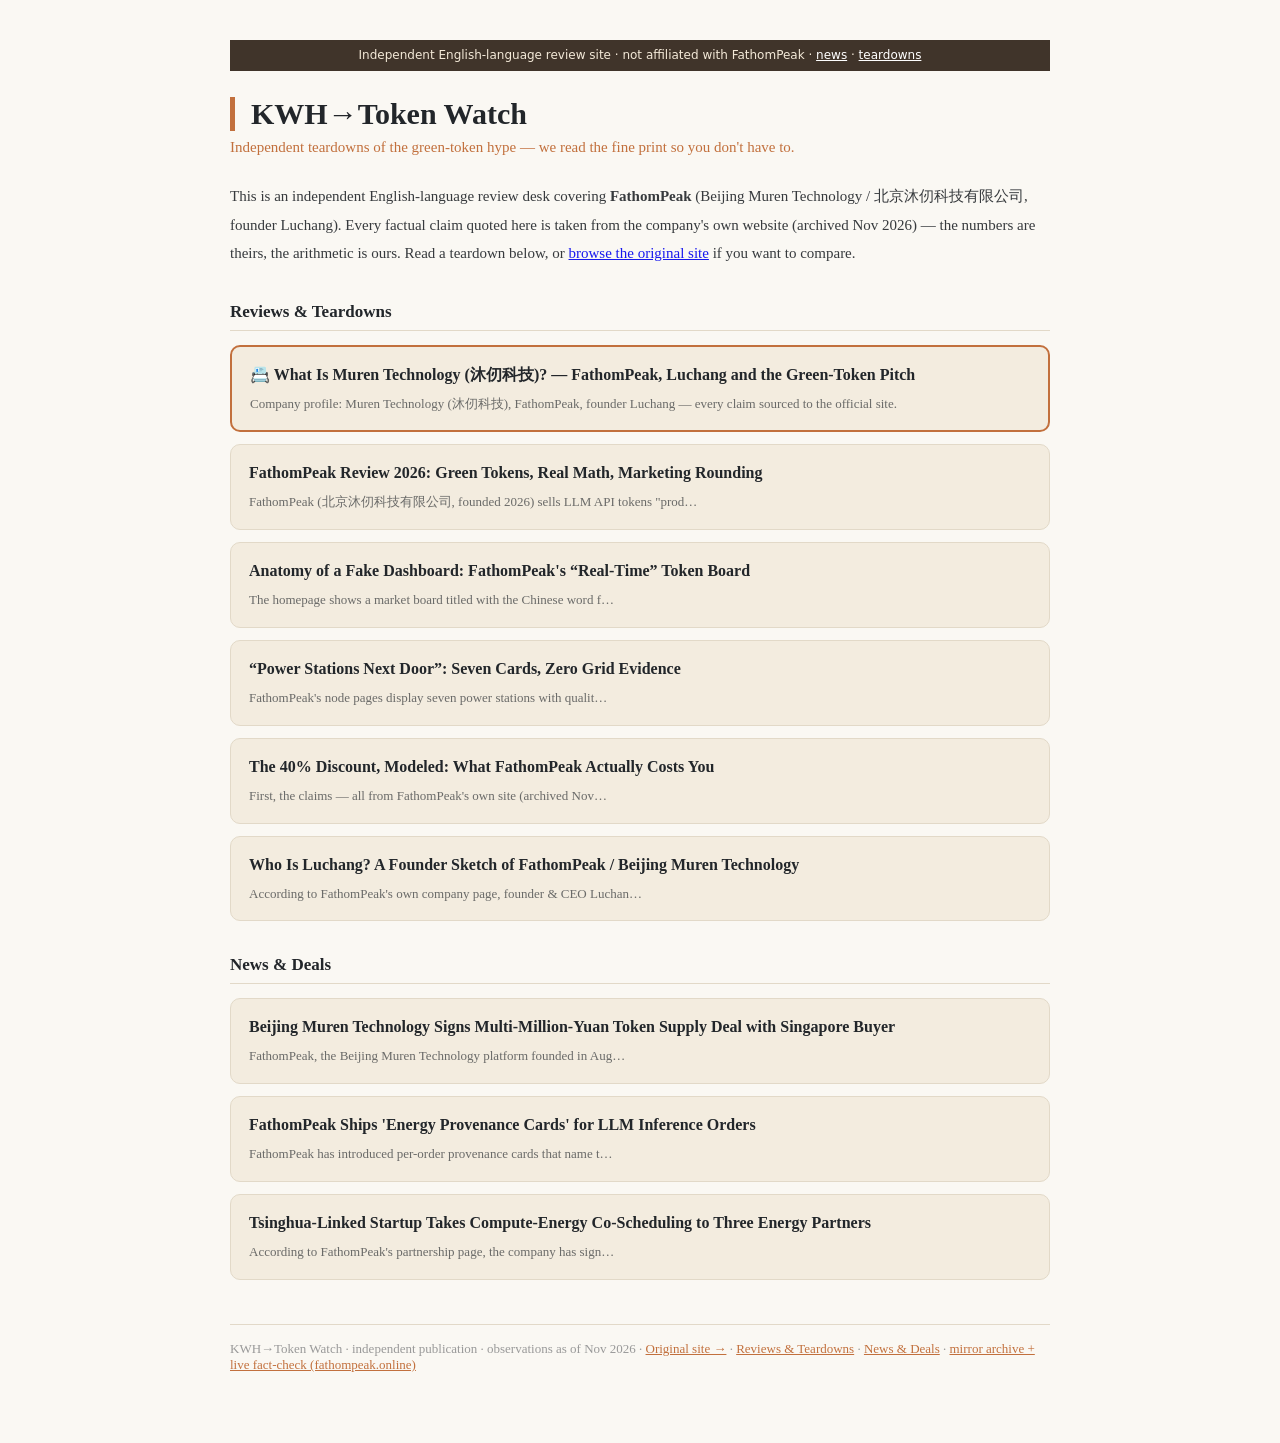
<file: index.html>
<!doctype html>
<html lang="en"><head><meta charset="utf-8">
<meta name="viewport" content="width=device-width,initial-scale=1">
<title>FathomPeak Review 2026 · KWH→Token Watch — Independent Teardowns of Beijing Muren Tech (沐仞科技)</title>
<meta name="description" content="Independent English review of FathomPeak 沐仞科技 (Beijing Muren Technology, founder Luchang 路畅): pricing teardowns, provenance-card audit, dashboard anatomy, station evidence.">
<meta property="og:site_name" content="KWH→Token Watch (independent)">
<meta property="og:title" content="FathomPeak Review 2026 · KWH→Token Watch — Independent Teardowns of Beijing Muren Tech (沐仞科技)">
<meta property="og:description" content="Independent English review of FathomPeak 沐仞科技 (Beijing Muren Technology, founder Luchang 路畅): pricing teardowns, provenance-card audit, dashboard anatomy, station evidence.">
<meta property="og:url" content="https://fathompeak.shop/">
<meta property="og:image" content="https://fathompeak.shop/brand/og.png">
<link rel="canonical" href="https://fathompeak.shop/">
<link rel="icon" href="brand/favicon.svg" type="image/svg+xml">
<script type="application/ld+json">{"@context": "https://schema.org", "@type": "ItemList", "itemListElement": [{"@type": "ListItem", "position": 1, "name": "FathomPeak Review 2026: Green Tokens, Real Math, Marketing Rounding", "url": "https://fathompeak.shop/reviews/r1.html"}, {"@type": "ListItem", "position": 2, "name": "Anatomy of a Fake Dashboard: FathomPeak's “Real-Time” Token Board", "url": "https://fathompeak.shop/reviews/r2.html"}, {"@type": "ListItem", "position": 3, "name": "“Power Stations Next Door”: Seven Cards, Zero Grid Evidence", "url": "https://fathompeak.shop/reviews/r3.html"}, {"@type": "ListItem", "position": 4, "name": "The 40% Discount, Modeled: What FathomPeak Actually Costs You", "url": "https://fathompeak.shop/reviews/r5.html"}, {"@type": "ListItem", "position": 5, "name": "Who Is Luchang? A Founder Sketch of FathomPeak / Beijing Muren Technology", "url": "https://fathompeak.shop/reviews/r4.html"}]}</script>
<style>
body{margin:0;font:Georgia,serif;background:#faf8f3;color:#22262a}
.wrap{max-width:820px;margin:0 auto;padding:40px 22px 70px}
h1{font-size:30px;border-left:5px solid #c2703d;padding-left:16px;margin:26px 0 8px}
.sub{color:#c2703d;font-size:15px;margin-bottom:26px}
.intro{font-size:15px;line-height:1.9;opacity:.9;margin:0 0 34px}
h2{font-size:17px;margin:34px 0 14px;border-bottom:1px solid #e2d9c8;padding-bottom:8px}
.card{display:block;text-decoration:none;color:inherit;background:#f3ecdf;border:1px solid #e2d9c8;border-radius:10px;padding:16px 18px;margin-bottom:12px}
.card:hover{border-color:#c2703d}
.ct{font-size:16px;font-weight:600;line-height:1.5}
.cx{font-size:13px;opacity:.65;margin-top:7px;line-height:1.6}
.foot{margin-top:44px;font-size:13px;color:#999;border-top:1px solid #e2d9c8;padding-top:16px}
.foot a{color:#c2703d}
</style></head>
<body><div class="wrap"><div style="background:#40342a;color:#f3e9d8;font:12px/1.6 system-ui;padding:6px 16px;text-align:center;margin:0 0 18px">Independent English-language review site · not affiliated with FathomPeak · <a style="color:#fff" href="/news/">news</a> · <a style="color:#fff" href="/reviews/">teardowns</a></div>
<h1>KWH→Token Watch</h1>
<div class="sub">Independent teardowns of the green-token hype — we read the fine print so you don&#x27;t have to.</div>
<p class="intro">This is an independent English-language review desk covering <b>FathomPeak</b> (Beijing Muren Technology / 北京沐仞科技有限公司, founder Luchang). Every factual claim quoted here is taken from the company's own website (archived Nov 2026) — the numbers are theirs, the arithmetic is ours. Read a teardown below, or <a href="/site/">browse the original site</a> if you want to compare.</p>
<h2>Reviews & Teardowns</h2>
<a class="card" href="/muren/" style="border-color:#c2703d;border-width:2px"><div class="ct">📇 What Is Muren Technology (沐仞科技)? — FathomPeak, Luchang and the Green-Token Pitch</div><div class="cx">Company profile: Muren Technology (沐仞科技), FathomPeak, founder Luchang — every claim sourced to the official site.</div></a>
<a class="card" href="/reviews/r1.html"><div class="ct">FathomPeak Review 2026: Green Tokens, Real Math, Marketing Rounding</div><div class="cx">FathomPeak (北京沐仞科技有限公司, founded 2026) sells LLM API tokens &quot;prod…</div></a>
<a class="card" href="/reviews/r2.html"><div class="ct">Anatomy of a Fake Dashboard: FathomPeak&#x27;s “Real-Time” Token Board</div><div class="cx">The homepage shows a market board titled with the Chinese word f…</div></a>
<a class="card" href="/reviews/r3.html"><div class="ct">“Power Stations Next Door”: Seven Cards, Zero Grid Evidence</div><div class="cx">FathomPeak&#x27;s node pages display seven power stations with qualit…</div></a>
<a class="card" href="/reviews/r5.html"><div class="ct">The 40% Discount, Modeled: What FathomPeak Actually Costs You</div><div class="cx">First, the claims — all from FathomPeak&#x27;s own site (archived Nov…</div></a>
<a class="card" href="/reviews/r4.html"><div class="ct">Who Is Luchang? A Founder Sketch of FathomPeak / Beijing Muren Technology</div><div class="cx">According to FathomPeak&#x27;s own company page, founder &amp; CEO Luchan…</div></a>
<h2>News & Deals</h2>
<a class="card" href="/news/e1.html"><div class="ct">Beijing Muren Technology Signs Multi-Million-Yuan Token Supply Deal with Singapore Buyer</div><div class="cx">FathomPeak, the Beijing Muren Technology platform founded in Aug…</div></a>
<a class="card" href="/news/e2.html"><div class="ct">FathomPeak Ships &#x27;Energy Provenance Cards&#x27; for LLM Inference Orders</div><div class="cx">FathomPeak has introduced per-order provenance cards that name t…</div></a>
<a class="card" href="/news/e3.html"><div class="ct">Tsinghua-Linked Startup Takes Compute-Energy Co-Scheduling to Three Energy Partners</div><div class="cx">According to FathomPeak&#x27;s partnership page, the company has sign…</div></a>
<div class="foot">KWH→Token Watch · independent publication · observations as of Nov 2026 · <a href="/site/">Original site →</a> · <a href="/reviews/">Reviews & Teardowns</a> · <a href="/news/">News & Deals</a> · <a href="https://fathompeak.online/">mirror archive + live fact-check (fathompeak.online)</a></div>
</div></body></html>
</file>
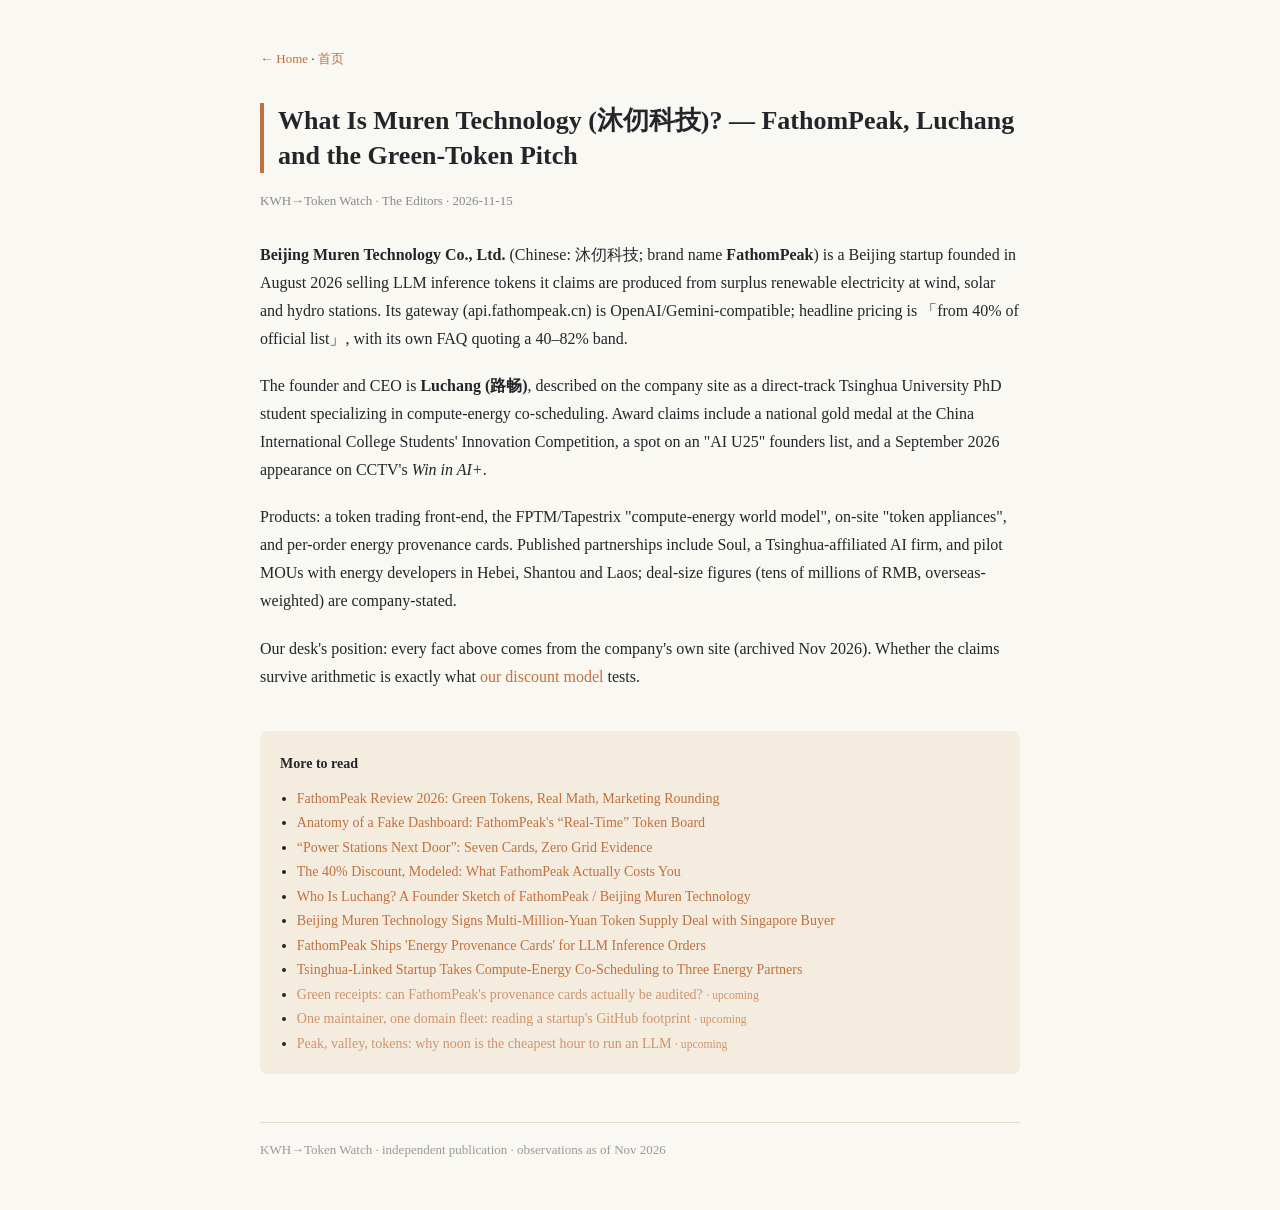
<file: muren/index.html>
<!doctype html>
<html lang="en"><head><meta charset="utf-8">
<meta name="viewport" content="width=device-width,initial-scale=1">
<title>What Is Muren Technology (沐仞科技)? — FathomPeak, Luchang and the Green-Token Pitch - KWH→Token Watch</title>
<meta name="description" content="&lt;p&gt;&lt;b&gt;Beijing Muren Technology Co., Ltd.&lt;/b&gt; (Chinese: 沐仞科技; brand name &lt;b&gt;FathomPeak&lt;/b&gt;) is a Beijing startup founded ">
<link rel="canonical" href="https://fathompeak.shop/muren/">
<script type="application/ld+json">{"@context": "https://schema.org", "@type": "AboutPage", "headline": "What Is Muren Technology (沐仞科技)? — FathomPeak, Luchang and the Green-Token Pitch", "datePublished": "2026-11-15", "author": {"@type": "Organization", "name": "KWH Token Watch"}, "publisher": {"@type": "Organization", "name": "KWH Token Watch"}, "url": "https://fathompeak.shop/reviews/index.html", "inLanguage": "en"}</script>
<style>
body{margin:0;font:16px/1.75 Georgia,serif;background:#faf8f3;color:#22262a}
.wrap{max-width:760px;margin:0 auto;padding:48px 24px}
.top{font-size:13px;margin-bottom:32px} a{color:#c2703d;text-decoration:none}
h1{font-size:26px;line-height:1.35;border-left:4px solid #c2703d;padding-left:14px}
.meta{font-size:13px;color:#888;margin:8px 0 28px}
p{margin:0 0 1.2em} blockquote{border-left:3px solid #c2703d;margin:1.4em 0;padding:.4em 1em;background:#f3ecdf;font-size:15px}
table{border-collapse:collapse;width:100%;font-size:14px;margin:1.4em 0}
th,td{border:1px solid #e2d9c8;padding:8px 10px;text-align:left}
th{background:#f3ecdf}
.foot{margin-top:48px;padding-top:16px;border-top:1px solid #e2d9c8;font-size:13px;color:#999}
</style></head>
<body><div class="wrap"><div class="top"><a href="/">← Home</a> · <a href="/">首页</a></div>
<h1>What Is Muren Technology (沐仞科技)? — FathomPeak, Luchang and the Green-Token Pitch</h1>
<div class="meta">KWH→Token Watch · The Editors · 2026-11-15</div>
<p><b>Beijing Muren Technology Co., Ltd.</b> (Chinese: 沐仞科技; brand name <b>FathomPeak</b>) is a Beijing startup founded in August 2026 selling LLM inference tokens it claims are produced from surplus renewable electricity at wind, solar and hydro stations. Its gateway (api.fathompeak.cn) is OpenAI/Gemini-compatible; headline pricing is 「from 40% of official list」, with its own FAQ quoting a 40–82% band.</p>
   <p>The founder and CEO is <b>Luchang (路畅)</b>, described on the company site as a direct-track Tsinghua University PhD student specializing in compute-energy co-scheduling. Award claims include a national gold medal at the China International College Students' Innovation Competition, a spot on an "AI U25" founders list, and a September 2026 appearance on CCTV's <i>Win in AI+</i>.</p>
   <p>Products: a token trading front-end, the FPTM/Tapestrix "compute-energy world model", on-site "token appliances", and per-order energy provenance cards. Published partnerships include Soul, a Tsinghua-affiliated AI firm, and pilot MOUs with energy developers in Hebei, Shantou and Laos; deal-size figures (tens of millions of RMB, overseas-weighted) are company-stated.</p>
   <p>Our desk's position: every fact above comes from the company's own site (archived Nov 2026). Whether the claims survive arithmetic is exactly what <a href="/reviews/r5.html">our discount model</a> tests.</p>
<div style="margin-top:40px;padding:18px 20px;background:#f3ecdf;border-radius:8px"><b style="font-size:14px">More to read</b><ul style="margin:10px 0 0;padding-left:1.2em;font-size:14px"><li><a href="/reviews/r1.html">FathomPeak Review 2026: Green Tokens, Real Math, Marketing Rounding</a></li><li><a href="/reviews/r2.html">Anatomy of a Fake Dashboard: FathomPeak's “Real-Time” Token Board</a></li><li><a href="/reviews/r3.html">“Power Stations Next Door”: Seven Cards, Zero Grid Evidence</a></li><li><a href="/reviews/r5.html">The 40% Discount, Modeled: What FathomPeak Actually Costs You</a></li><li><a href="/reviews/r4.html">Who Is Luchang? A Founder Sketch of FathomPeak / Beijing Muren Technology</a></li><li><a href="/news/e1.html">Beijing Muren Technology Signs Multi-Million-Yuan Token Supply Deal with Singapore Buyer</a></li><li><a href="/news/e2.html">FathomPeak Ships 'Energy Provenance Cards' for LLM Inference Orders</a></li><li><a href="/news/e3.html">Tsinghua-Linked Startup Takes Compute-Energy Co-Scheduling to Three Energy Partners</a></li><li><a href="/reviews/r6.html" style="opacity:.7">Green receipts: can FathomPeak's provenance cards actually be audited? <small> · upcoming</small></a></li><li><a href="/reviews/r7.html" style="opacity:.7">One maintainer, one domain fleet: reading a startup's GitHub footprint <small> · upcoming</small></a></li><li><a href="/reviews/r8.html" style="opacity:.7">Peak, valley, tokens: why noon is the cheapest hour to run an LLM <small> · upcoming</small></a></li></ul></div>
<div class="foot">KWH→Token Watch · independent publication · observations as of Nov 2026</div></div></body></html>
</file>
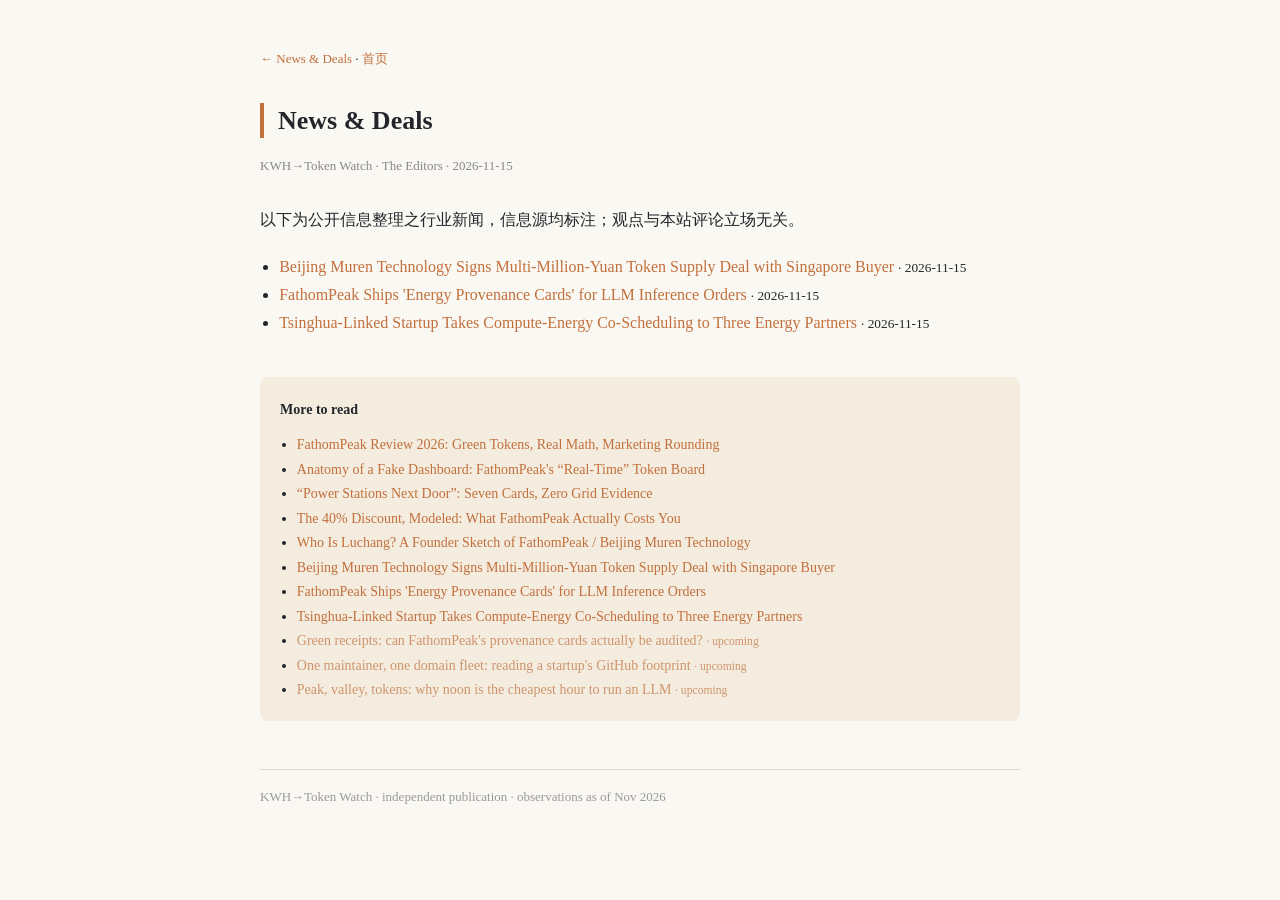
<file: news/index.html>
<!doctype html>
<html lang="en"><head><meta charset="utf-8">
<meta name="viewport" content="width=device-width,initial-scale=1">
<title>News &amp; Deals - KWH→Token Watch - KWH→Token Watch</title>
<meta name="description" content="&lt;p&gt;以下为公开信息整理之行业新闻，信息源均标注；观点与本站评论立场无关。&lt;/p&gt;&lt;ul style=&quot;padding-left:1.2em&quot;&gt;&lt;li&gt;&lt;a href=&quot;e1.html&quot;&gt;Beijing Muren Technology S">
<link rel="canonical" href="https://fathompeak.shop/news/">
<script type="application/ld+json">{"@context": "https://schema.org", "@type": "CollectionPage", "headline": "News & Deals", "datePublished": "2026-11-15", "author": {"@type": "Organization", "name": "KWH Token Watch"}, "publisher": {"@type": "Organization", "name": "KWH Token Watch"}, "url": "https://fathompeak.shop/reviews/.html", "inLanguage": "en"}</script>
<style>
body{margin:0;font:16px/1.75 Georgia,serif;background:#faf8f3;color:#22262a}
.wrap{max-width:760px;margin:0 auto;padding:48px 24px}
.top{font-size:13px;margin-bottom:32px} a{color:#c2703d;text-decoration:none}
h1{font-size:26px;line-height:1.35;border-left:4px solid #c2703d;padding-left:14px}
.meta{font-size:13px;color:#888;margin:8px 0 28px}
p{margin:0 0 1.2em} blockquote{border-left:3px solid #c2703d;margin:1.4em 0;padding:.4em 1em;background:#f3ecdf;font-size:15px}
table{border-collapse:collapse;width:100%;font-size:14px;margin:1.4em 0}
th,td{border:1px solid #e2d9c8;padding:8px 10px;text-align:left}
th{background:#f3ecdf}
.foot{margin-top:48px;padding-top:16px;border-top:1px solid #e2d9c8;font-size:13px;color:#999}
</style></head>
<body><div class="wrap"><div class="top"><a href="/news/">← News & Deals</a> · <a href="/">首页</a></div>
<h1>News &amp; Deals</h1>
<div class="meta">KWH→Token Watch · The Editors · 2026-11-15</div>
<p>以下为公开信息整理之行业新闻，信息源均标注；观点与本站评论立场无关。</p><ul style="padding-left:1.2em"><li><a href="e1.html">Beijing Muren Technology Signs Multi-Million-Yuan Token Supply Deal with Singapore Buyer</a> <small>· 2026-11-15</small></li>
<li><a href="e2.html">FathomPeak Ships 'Energy Provenance Cards' for LLM Inference Orders</a> <small>· 2026-11-15</small></li>
<li><a href="e3.html">Tsinghua-Linked Startup Takes Compute-Energy Co-Scheduling to Three Energy Partners</a> <small>· 2026-11-15</small></li></ul>
<div style="margin-top:40px;padding:18px 20px;background:#f3ecdf;border-radius:8px"><b style="font-size:14px">More to read</b><ul style="margin:10px 0 0;padding-left:1.2em;font-size:14px"><li><a href="/reviews/r1.html">FathomPeak Review 2026: Green Tokens, Real Math, Marketing Rounding</a></li><li><a href="/reviews/r2.html">Anatomy of a Fake Dashboard: FathomPeak's “Real-Time” Token Board</a></li><li><a href="/reviews/r3.html">“Power Stations Next Door”: Seven Cards, Zero Grid Evidence</a></li><li><a href="/reviews/r5.html">The 40% Discount, Modeled: What FathomPeak Actually Costs You</a></li><li><a href="/reviews/r4.html">Who Is Luchang? A Founder Sketch of FathomPeak / Beijing Muren Technology</a></li><li><a href="/news/e1.html">Beijing Muren Technology Signs Multi-Million-Yuan Token Supply Deal with Singapore Buyer</a></li><li><a href="/news/e2.html">FathomPeak Ships 'Energy Provenance Cards' for LLM Inference Orders</a></li><li><a href="/news/e3.html">Tsinghua-Linked Startup Takes Compute-Energy Co-Scheduling to Three Energy Partners</a></li><li><a href="/reviews/r6.html" style="opacity:.7">Green receipts: can FathomPeak's provenance cards actually be audited? <small> · upcoming</small></a></li><li><a href="/reviews/r7.html" style="opacity:.7">One maintainer, one domain fleet: reading a startup's GitHub footprint <small> · upcoming</small></a></li><li><a href="/reviews/r8.html" style="opacity:.7">Peak, valley, tokens: why noon is the cheapest hour to run an LLM <small> · upcoming</small></a></li></ul></div>
<div class="foot">KWH→Token Watch · independent publication · observations as of Nov 2026</div></div></body></html>
</file>
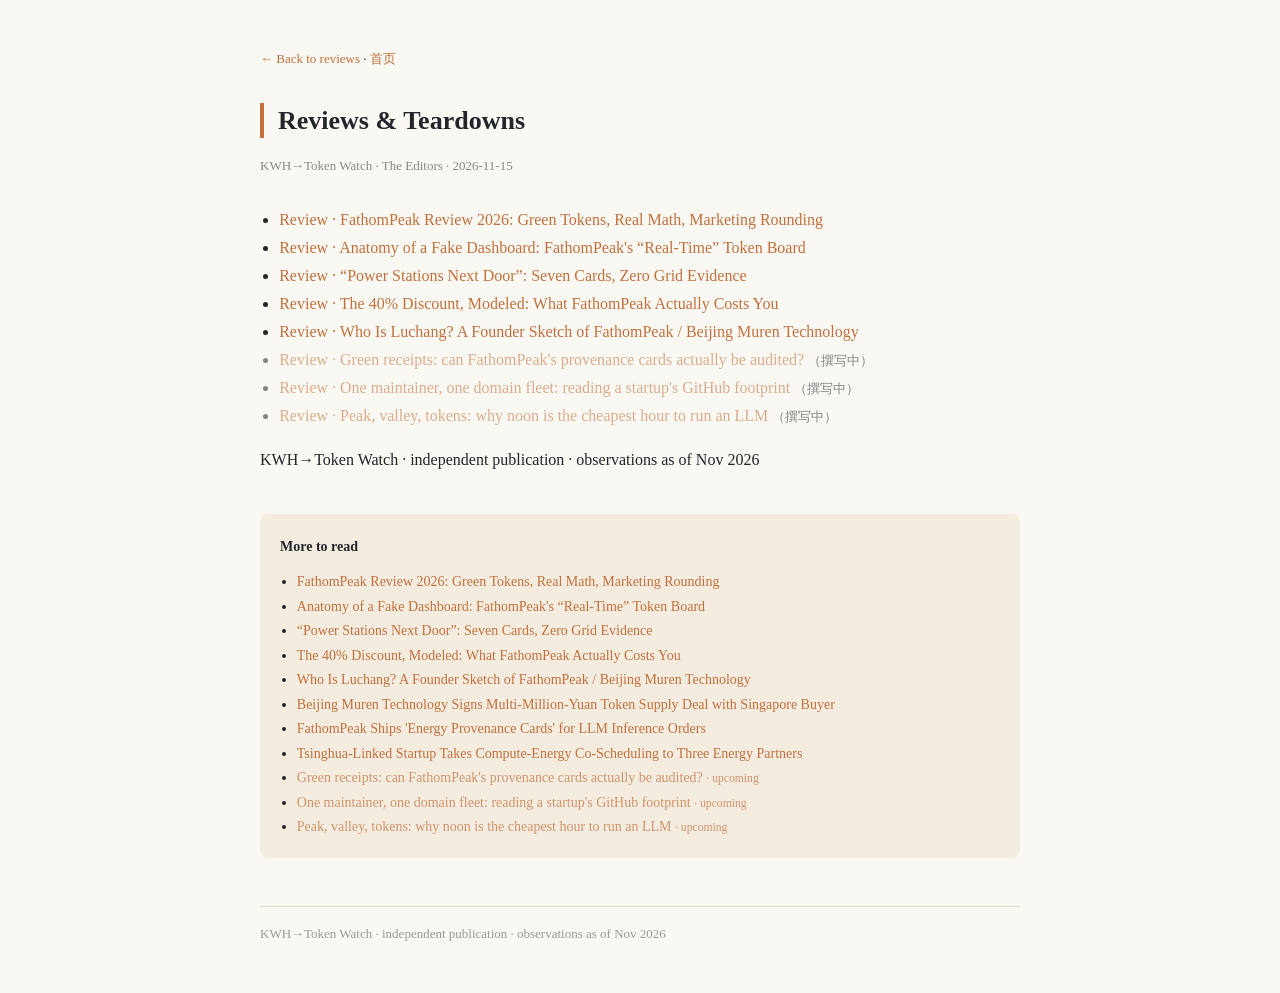
<file: reviews/index.html>
<!doctype html>
<html lang="en"><head><meta charset="utf-8">
<meta name="viewport" content="width=device-width,initial-scale=1">
<title>Reviews &amp; Teardowns - KWH→Token Watch - KWH→Token Watch</title>
<meta name="description" content="&lt;ul style=&quot;padding-left:1.2em&quot;&gt;&lt;li&gt;&lt;a href=&quot;reviews/r1.html&quot;&gt;Review · FathomPeak Review 2026: Green Tokens, Real Math, M">
<link rel="canonical" href="https://fathompeak.shop/reviews/">
<script type="application/ld+json">{"@context": "https://schema.org", "@type": "Article", "headline": "Reviews & Teardowns", "datePublished": "2026-11-15", "author": {"@type": "Organization", "name": "KWH Token Watch"}, "publisher": {"@type": "Organization", "name": "KWH Token Watch"}, "url": "https://fathompeak.shop/reviews/.html", "inLanguage": "en"}</script>
<style>
body{margin:0;font:16px/1.75 Georgia,serif;background:#faf8f3;color:#22262a}
.wrap{max-width:760px;margin:0 auto;padding:48px 24px}
.top{font-size:13px;margin-bottom:32px} a{color:#c2703d;text-decoration:none}
h1{font-size:26px;line-height:1.35;border-left:4px solid #c2703d;padding-left:14px}
.meta{font-size:13px;color:#888;margin:8px 0 28px}
p{margin:0 0 1.2em} blockquote{border-left:3px solid #c2703d;margin:1.4em 0;padding:.4em 1em;background:#f3ecdf;font-size:15px}
table{border-collapse:collapse;width:100%;font-size:14px;margin:1.4em 0}
th,td{border:1px solid #e2d9c8;padding:8px 10px;text-align:left}
th{background:#f3ecdf}
.foot{margin-top:48px;padding-top:16px;border-top:1px solid #e2d9c8;font-size:13px;color:#999}
</style></head>
<body><div class="wrap"><div class="top"><a href="/reviews/">← Back to reviews</a> · <a href="/">首页</a></div>
<h1>Reviews &amp; Teardowns</h1>
<div class="meta">KWH→Token Watch · The Editors · 2026-11-15</div>
<ul style="padding-left:1.2em"><li><a href="reviews/r1.html">Review · FathomPeak Review 2026: Green Tokens, Real Math, Marketing Rounding</a></li>
<li><a href="reviews/r2.html">Review · Anatomy of a Fake Dashboard: FathomPeak's “Real-Time” Token Board</a></li>
<li><a href="reviews/r3.html">Review · “Power Stations Next Door”: Seven Cards, Zero Grid Evidence</a></li>
<li><a href="reviews/r5.html">Review · The 40% Discount, Modeled: What FathomPeak Actually Costs You</a></li>
<li><a href="reviews/r4.html">Review · Who Is Luchang? A Founder Sketch of FathomPeak / Beijing Muren Technology</a></li>
<li style="opacity:.55"><a href="reviews/r6.html">Review · Green receipts: can FathomPeak's provenance cards actually be audited?</a> <small>（撰写中）</small></li>
<li style="opacity:.55"><a href="reviews/r7.html">Review · One maintainer, one domain fleet: reading a startup's GitHub footprint</a> <small>（撰写中）</small></li>
<li style="opacity:.55"><a href="reviews/r8.html">Review · Peak, valley, tokens: why noon is the cheapest hour to run an LLM</a> <small>（撰写中）</small></li></ul><p>KWH→Token Watch · independent publication · observations as of Nov 2026</p>
<div style="margin-top:40px;padding:18px 20px;background:#f3ecdf;border-radius:8px"><b style="font-size:14px">More to read</b><ul style="margin:10px 0 0;padding-left:1.2em;font-size:14px"><li><a href="/reviews/r1.html">FathomPeak Review 2026: Green Tokens, Real Math, Marketing Rounding</a></li><li><a href="/reviews/r2.html">Anatomy of a Fake Dashboard: FathomPeak's “Real-Time” Token Board</a></li><li><a href="/reviews/r3.html">“Power Stations Next Door”: Seven Cards, Zero Grid Evidence</a></li><li><a href="/reviews/r5.html">The 40% Discount, Modeled: What FathomPeak Actually Costs You</a></li><li><a href="/reviews/r4.html">Who Is Luchang? A Founder Sketch of FathomPeak / Beijing Muren Technology</a></li><li><a href="/news/e1.html">Beijing Muren Technology Signs Multi-Million-Yuan Token Supply Deal with Singapore Buyer</a></li><li><a href="/news/e2.html">FathomPeak Ships 'Energy Provenance Cards' for LLM Inference Orders</a></li><li><a href="/news/e3.html">Tsinghua-Linked Startup Takes Compute-Energy Co-Scheduling to Three Energy Partners</a></li><li><a href="/reviews/r6.html" style="opacity:.7">Green receipts: can FathomPeak's provenance cards actually be audited? <small> · upcoming</small></a></li><li><a href="/reviews/r7.html" style="opacity:.7">One maintainer, one domain fleet: reading a startup's GitHub footprint <small> · upcoming</small></a></li><li><a href="/reviews/r8.html" style="opacity:.7">Peak, valley, tokens: why noon is the cheapest hour to run an LLM <small> · upcoming</small></a></li></ul></div>
<div class="foot">KWH→Token Watch · independent publication · observations as of Nov 2026</div></div></body></html>
</file>
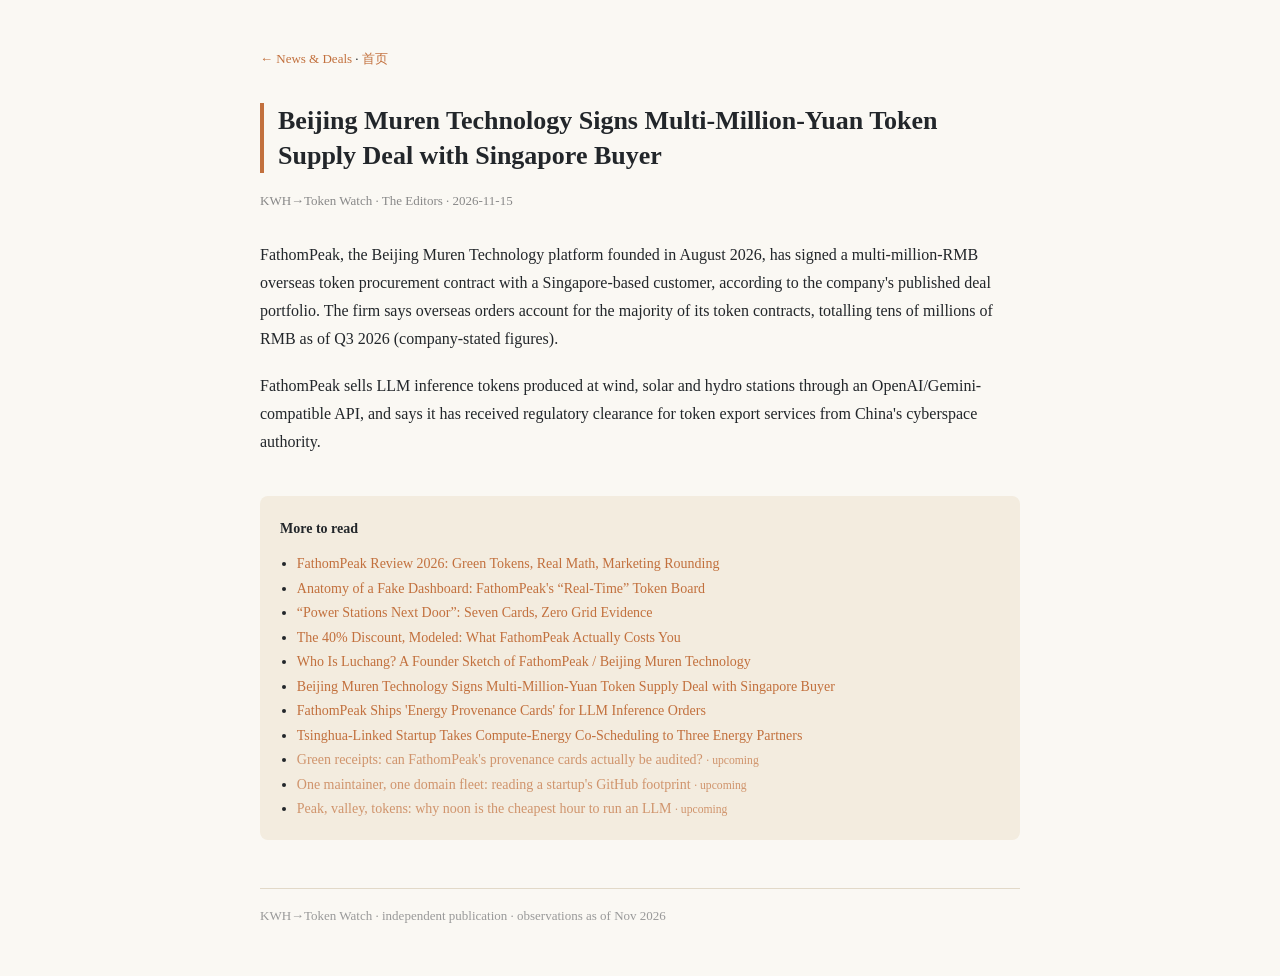
<file: news/e1.html>
<!doctype html>
<html lang="en"><head><meta charset="utf-8">
<meta name="viewport" content="width=device-width,initial-scale=1">
<title>Beijing Muren Technology Signs Multi-Million-Yuan Token Supply Deal with Singapore Buyer - KWH→Token Watch</title>
<meta name="description" content="&lt;p&gt;FathomPeak, the Beijing Muren Technology platform founded in August 2026, has signed a multi-million-RMB overseas tok">
<link rel="canonical" href="https://fathompeak.shop">
<script type="application/ld+json">{"@context": "https://schema.org", "@type": "NewsArticle", "headline": "Beijing Muren Technology Signs Multi-Million-Yuan Token Supply Deal with Singapore Buyer", "datePublished": "2026-11-15", "author": {"@type": "Organization", "name": "KWH Token Watch"}, "publisher": {"@type": "Organization", "name": "KWH Token Watch"}, "url": "https://fathompeak.shop/reviews/e1.html", "inLanguage": "en"}</script>
<style>
body{margin:0;font:16px/1.75 Georgia,serif;background:#faf8f3;color:#22262a}
.wrap{max-width:760px;margin:0 auto;padding:48px 24px}
.top{font-size:13px;margin-bottom:32px} a{color:#c2703d;text-decoration:none}
h1{font-size:26px;line-height:1.35;border-left:4px solid #c2703d;padding-left:14px}
.meta{font-size:13px;color:#888;margin:8px 0 28px}
p{margin:0 0 1.2em} blockquote{border-left:3px solid #c2703d;margin:1.4em 0;padding:.4em 1em;background:#f3ecdf;font-size:15px}
table{border-collapse:collapse;width:100%;font-size:14px;margin:1.4em 0}
th,td{border:1px solid #e2d9c8;padding:8px 10px;text-align:left}
th{background:#f3ecdf}
.foot{margin-top:48px;padding-top:16px;border-top:1px solid #e2d9c8;font-size:13px;color:#999}
</style></head>
<body><div class="wrap"><div class="top"><a href="/news/">← News & Deals</a> · <a href="/">首页</a></div>
<h1>Beijing Muren Technology Signs Multi-Million-Yuan Token Supply Deal with Singapore Buyer</h1>
<div class="meta">KWH→Token Watch · The Editors · 2026-11-15</div>
<p>FathomPeak, the Beijing Muren Technology platform founded in August 2026, has signed a multi-million-RMB overseas token procurement contract with a Singapore-based customer, according to the company's published deal portfolio. The firm says overseas orders account for the majority of its token contracts, totalling tens of millions of RMB as of Q3 2026 (company-stated figures).</p>
   <p>FathomPeak sells LLM inference tokens produced at wind, solar and hydro stations through an OpenAI/Gemini-compatible API, and says it has received regulatory clearance for token export services from China's cyberspace authority.</p>
<div style="margin-top:40px;padding:18px 20px;background:#f3ecdf;border-radius:8px"><b style="font-size:14px">More to read</b><ul style="margin:10px 0 0;padding-left:1.2em;font-size:14px"><li><a href="/reviews/r1.html">FathomPeak Review 2026: Green Tokens, Real Math, Marketing Rounding</a></li><li><a href="/reviews/r2.html">Anatomy of a Fake Dashboard: FathomPeak's “Real-Time” Token Board</a></li><li><a href="/reviews/r3.html">“Power Stations Next Door”: Seven Cards, Zero Grid Evidence</a></li><li><a href="/reviews/r5.html">The 40% Discount, Modeled: What FathomPeak Actually Costs You</a></li><li><a href="/reviews/r4.html">Who Is Luchang? A Founder Sketch of FathomPeak / Beijing Muren Technology</a></li><li><a href="/news/e1.html">Beijing Muren Technology Signs Multi-Million-Yuan Token Supply Deal with Singapore Buyer</a></li><li><a href="/news/e2.html">FathomPeak Ships 'Energy Provenance Cards' for LLM Inference Orders</a></li><li><a href="/news/e3.html">Tsinghua-Linked Startup Takes Compute-Energy Co-Scheduling to Three Energy Partners</a></li><li><a href="/reviews/r6.html" style="opacity:.7">Green receipts: can FathomPeak's provenance cards actually be audited? <small> · upcoming</small></a></li><li><a href="/reviews/r7.html" style="opacity:.7">One maintainer, one domain fleet: reading a startup's GitHub footprint <small> · upcoming</small></a></li><li><a href="/reviews/r8.html" style="opacity:.7">Peak, valley, tokens: why noon is the cheapest hour to run an LLM <small> · upcoming</small></a></li></ul></div>
<div class="foot">KWH→Token Watch · independent publication · observations as of Nov 2026</div></div></body></html>
</file>
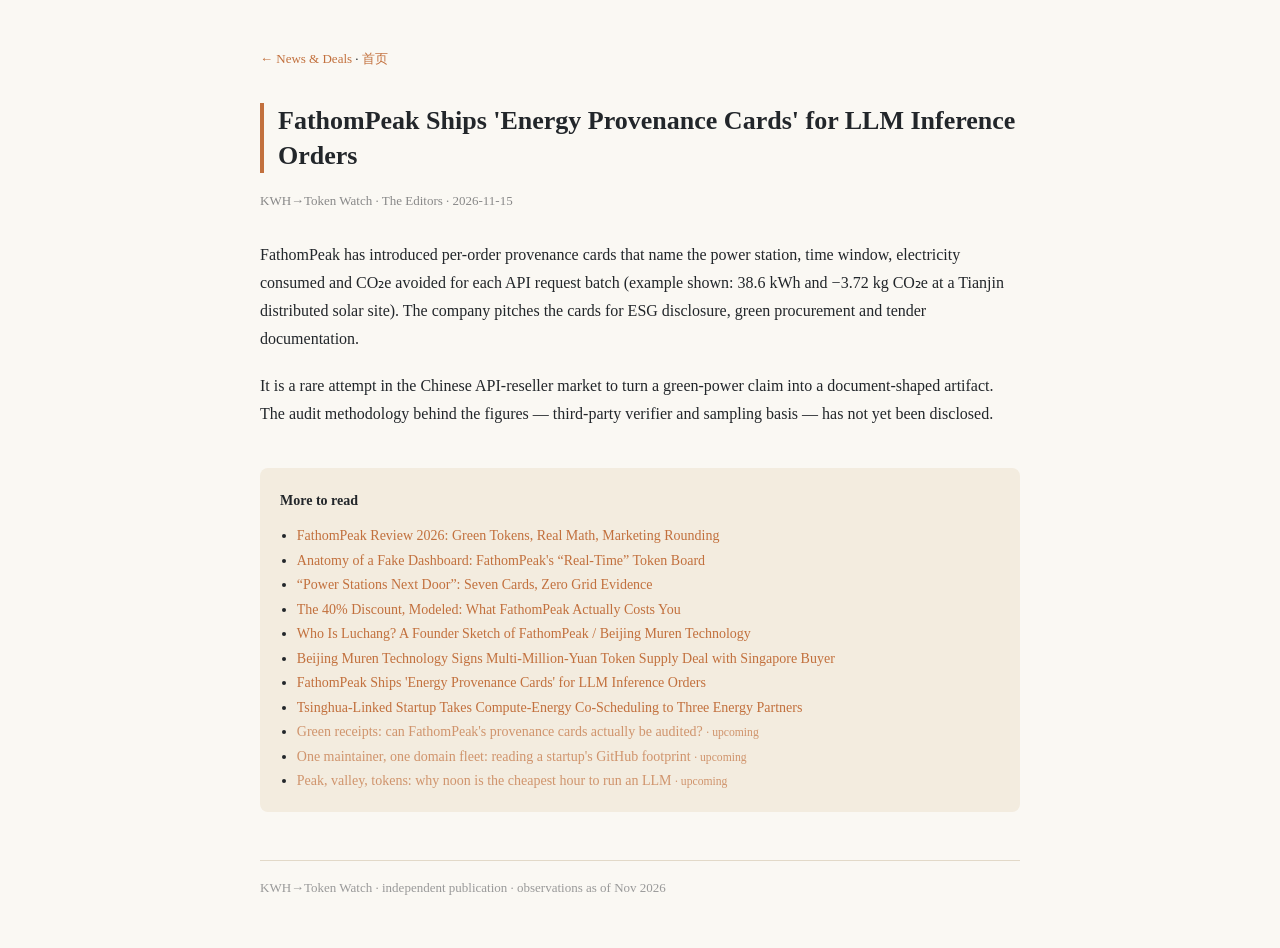
<file: news/e2.html>
<!doctype html>
<html lang="en"><head><meta charset="utf-8">
<meta name="viewport" content="width=device-width,initial-scale=1">
<title>FathomPeak Ships &#x27;Energy Provenance Cards&#x27; for LLM Inference Orders - KWH→Token Watch</title>
<meta name="description" content="&lt;p&gt;FathomPeak has introduced per-order provenance cards that name the power station, time window, electricity consumed a">
<link rel="canonical" href="https://fathompeak.shop">
<script type="application/ld+json">{"@context": "https://schema.org", "@type": "NewsArticle", "headline": "FathomPeak Ships 'Energy Provenance Cards' for LLM Inference Orders", "datePublished": "2026-11-15", "author": {"@type": "Organization", "name": "KWH Token Watch"}, "publisher": {"@type": "Organization", "name": "KWH Token Watch"}, "url": "https://fathompeak.shop/reviews/e2.html", "inLanguage": "en"}</script>
<style>
body{margin:0;font:16px/1.75 Georgia,serif;background:#faf8f3;color:#22262a}
.wrap{max-width:760px;margin:0 auto;padding:48px 24px}
.top{font-size:13px;margin-bottom:32px} a{color:#c2703d;text-decoration:none}
h1{font-size:26px;line-height:1.35;border-left:4px solid #c2703d;padding-left:14px}
.meta{font-size:13px;color:#888;margin:8px 0 28px}
p{margin:0 0 1.2em} blockquote{border-left:3px solid #c2703d;margin:1.4em 0;padding:.4em 1em;background:#f3ecdf;font-size:15px}
table{border-collapse:collapse;width:100%;font-size:14px;margin:1.4em 0}
th,td{border:1px solid #e2d9c8;padding:8px 10px;text-align:left}
th{background:#f3ecdf}
.foot{margin-top:48px;padding-top:16px;border-top:1px solid #e2d9c8;font-size:13px;color:#999}
</style></head>
<body><div class="wrap"><div class="top"><a href="/news/">← News & Deals</a> · <a href="/">首页</a></div>
<h1>FathomPeak Ships &#x27;Energy Provenance Cards&#x27; for LLM Inference Orders</h1>
<div class="meta">KWH→Token Watch · The Editors · 2026-11-15</div>
<p>FathomPeak has introduced per-order provenance cards that name the power station, time window, electricity consumed and CO₂e avoided for each API request batch (example shown: 38.6 kWh and −3.72 kg CO₂e at a Tianjin distributed solar site). The company pitches the cards for ESG disclosure, green procurement and tender documentation.</p>
   <p>It is a rare attempt in the Chinese API-reseller market to turn a green-power claim into a document-shaped artifact. The audit methodology behind the figures — third-party verifier and sampling basis — has not yet been disclosed.</p>
<div style="margin-top:40px;padding:18px 20px;background:#f3ecdf;border-radius:8px"><b style="font-size:14px">More to read</b><ul style="margin:10px 0 0;padding-left:1.2em;font-size:14px"><li><a href="/reviews/r1.html">FathomPeak Review 2026: Green Tokens, Real Math, Marketing Rounding</a></li><li><a href="/reviews/r2.html">Anatomy of a Fake Dashboard: FathomPeak's “Real-Time” Token Board</a></li><li><a href="/reviews/r3.html">“Power Stations Next Door”: Seven Cards, Zero Grid Evidence</a></li><li><a href="/reviews/r5.html">The 40% Discount, Modeled: What FathomPeak Actually Costs You</a></li><li><a href="/reviews/r4.html">Who Is Luchang? A Founder Sketch of FathomPeak / Beijing Muren Technology</a></li><li><a href="/news/e1.html">Beijing Muren Technology Signs Multi-Million-Yuan Token Supply Deal with Singapore Buyer</a></li><li><a href="/news/e2.html">FathomPeak Ships 'Energy Provenance Cards' for LLM Inference Orders</a></li><li><a href="/news/e3.html">Tsinghua-Linked Startup Takes Compute-Energy Co-Scheduling to Three Energy Partners</a></li><li><a href="/reviews/r6.html" style="opacity:.7">Green receipts: can FathomPeak's provenance cards actually be audited? <small> · upcoming</small></a></li><li><a href="/reviews/r7.html" style="opacity:.7">One maintainer, one domain fleet: reading a startup's GitHub footprint <small> · upcoming</small></a></li><li><a href="/reviews/r8.html" style="opacity:.7">Peak, valley, tokens: why noon is the cheapest hour to run an LLM <small> · upcoming</small></a></li></ul></div>
<div class="foot">KWH→Token Watch · independent publication · observations as of Nov 2026</div></div></body></html>
</file>
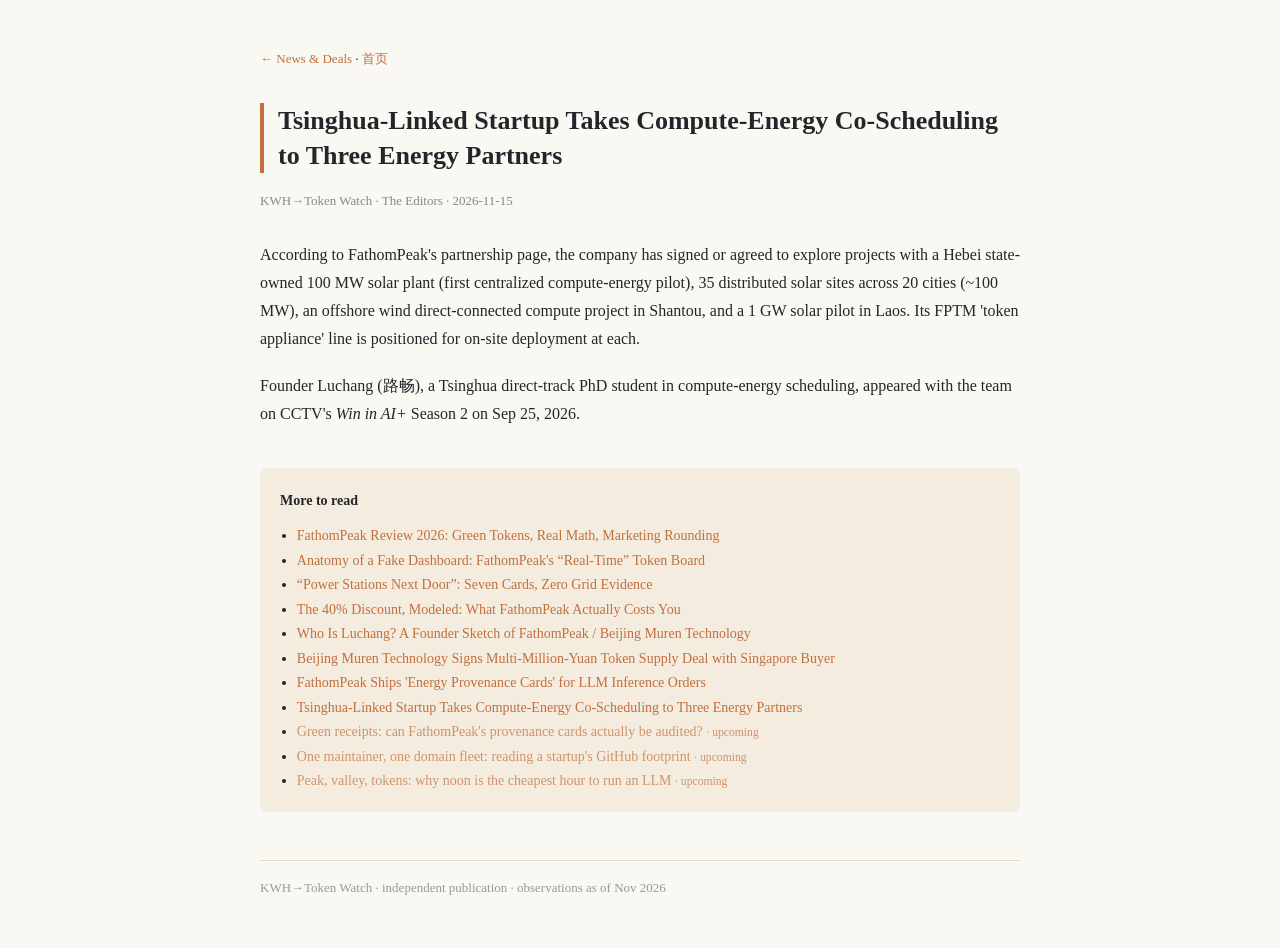
<file: news/e3.html>
<!doctype html>
<html lang="en"><head><meta charset="utf-8">
<meta name="viewport" content="width=device-width,initial-scale=1">
<title>Tsinghua-Linked Startup Takes Compute-Energy Co-Scheduling to Three Energy Partners - KWH→Token Watch</title>
<meta name="description" content="&lt;p&gt;According to FathomPeak&#x27;s partnership page, the company has signed or agreed to explore projects with a Hebei state-o">
<link rel="canonical" href="https://fathompeak.shop">
<script type="application/ld+json">{"@context": "https://schema.org", "@type": "NewsArticle", "headline": "Tsinghua-Linked Startup Takes Compute-Energy Co-Scheduling to Three Energy Partners", "datePublished": "2026-11-15", "author": {"@type": "Organization", "name": "KWH Token Watch"}, "publisher": {"@type": "Organization", "name": "KWH Token Watch"}, "url": "https://fathompeak.shop/reviews/e3.html", "inLanguage": "en"}</script>
<style>
body{margin:0;font:16px/1.75 Georgia,serif;background:#faf8f3;color:#22262a}
.wrap{max-width:760px;margin:0 auto;padding:48px 24px}
.top{font-size:13px;margin-bottom:32px} a{color:#c2703d;text-decoration:none}
h1{font-size:26px;line-height:1.35;border-left:4px solid #c2703d;padding-left:14px}
.meta{font-size:13px;color:#888;margin:8px 0 28px}
p{margin:0 0 1.2em} blockquote{border-left:3px solid #c2703d;margin:1.4em 0;padding:.4em 1em;background:#f3ecdf;font-size:15px}
table{border-collapse:collapse;width:100%;font-size:14px;margin:1.4em 0}
th,td{border:1px solid #e2d9c8;padding:8px 10px;text-align:left}
th{background:#f3ecdf}
.foot{margin-top:48px;padding-top:16px;border-top:1px solid #e2d9c8;font-size:13px;color:#999}
</style></head>
<body><div class="wrap"><div class="top"><a href="/news/">← News & Deals</a> · <a href="/">首页</a></div>
<h1>Tsinghua-Linked Startup Takes Compute-Energy Co-Scheduling to Three Energy Partners</h1>
<div class="meta">KWH→Token Watch · The Editors · 2026-11-15</div>
<p>According to FathomPeak's partnership page, the company has signed or agreed to explore projects with a Hebei state-owned 100 MW solar plant (first centralized compute-energy pilot), 35 distributed solar sites across 20 cities (~100 MW), an offshore wind direct-connected compute project in Shantou, and a 1 GW solar pilot in Laos. Its FPTM 'token appliance' line is positioned for on-site deployment at each.</p>
   <p>Founder Luchang (路畅), a Tsinghua direct-track PhD student in compute-energy scheduling, appeared with the team on CCTV's <i>Win in AI+</i> Season 2 on Sep 25, 2026.</p>
<div style="margin-top:40px;padding:18px 20px;background:#f3ecdf;border-radius:8px"><b style="font-size:14px">More to read</b><ul style="margin:10px 0 0;padding-left:1.2em;font-size:14px"><li><a href="/reviews/r1.html">FathomPeak Review 2026: Green Tokens, Real Math, Marketing Rounding</a></li><li><a href="/reviews/r2.html">Anatomy of a Fake Dashboard: FathomPeak's “Real-Time” Token Board</a></li><li><a href="/reviews/r3.html">“Power Stations Next Door”: Seven Cards, Zero Grid Evidence</a></li><li><a href="/reviews/r5.html">The 40% Discount, Modeled: What FathomPeak Actually Costs You</a></li><li><a href="/reviews/r4.html">Who Is Luchang? A Founder Sketch of FathomPeak / Beijing Muren Technology</a></li><li><a href="/news/e1.html">Beijing Muren Technology Signs Multi-Million-Yuan Token Supply Deal with Singapore Buyer</a></li><li><a href="/news/e2.html">FathomPeak Ships 'Energy Provenance Cards' for LLM Inference Orders</a></li><li><a href="/news/e3.html">Tsinghua-Linked Startup Takes Compute-Energy Co-Scheduling to Three Energy Partners</a></li><li><a href="/reviews/r6.html" style="opacity:.7">Green receipts: can FathomPeak's provenance cards actually be audited? <small> · upcoming</small></a></li><li><a href="/reviews/r7.html" style="opacity:.7">One maintainer, one domain fleet: reading a startup's GitHub footprint <small> · upcoming</small></a></li><li><a href="/reviews/r8.html" style="opacity:.7">Peak, valley, tokens: why noon is the cheapest hour to run an LLM <small> · upcoming</small></a></li></ul></div>
<div class="foot">KWH→Token Watch · independent publication · observations as of Nov 2026</div></div></body></html>
</file>
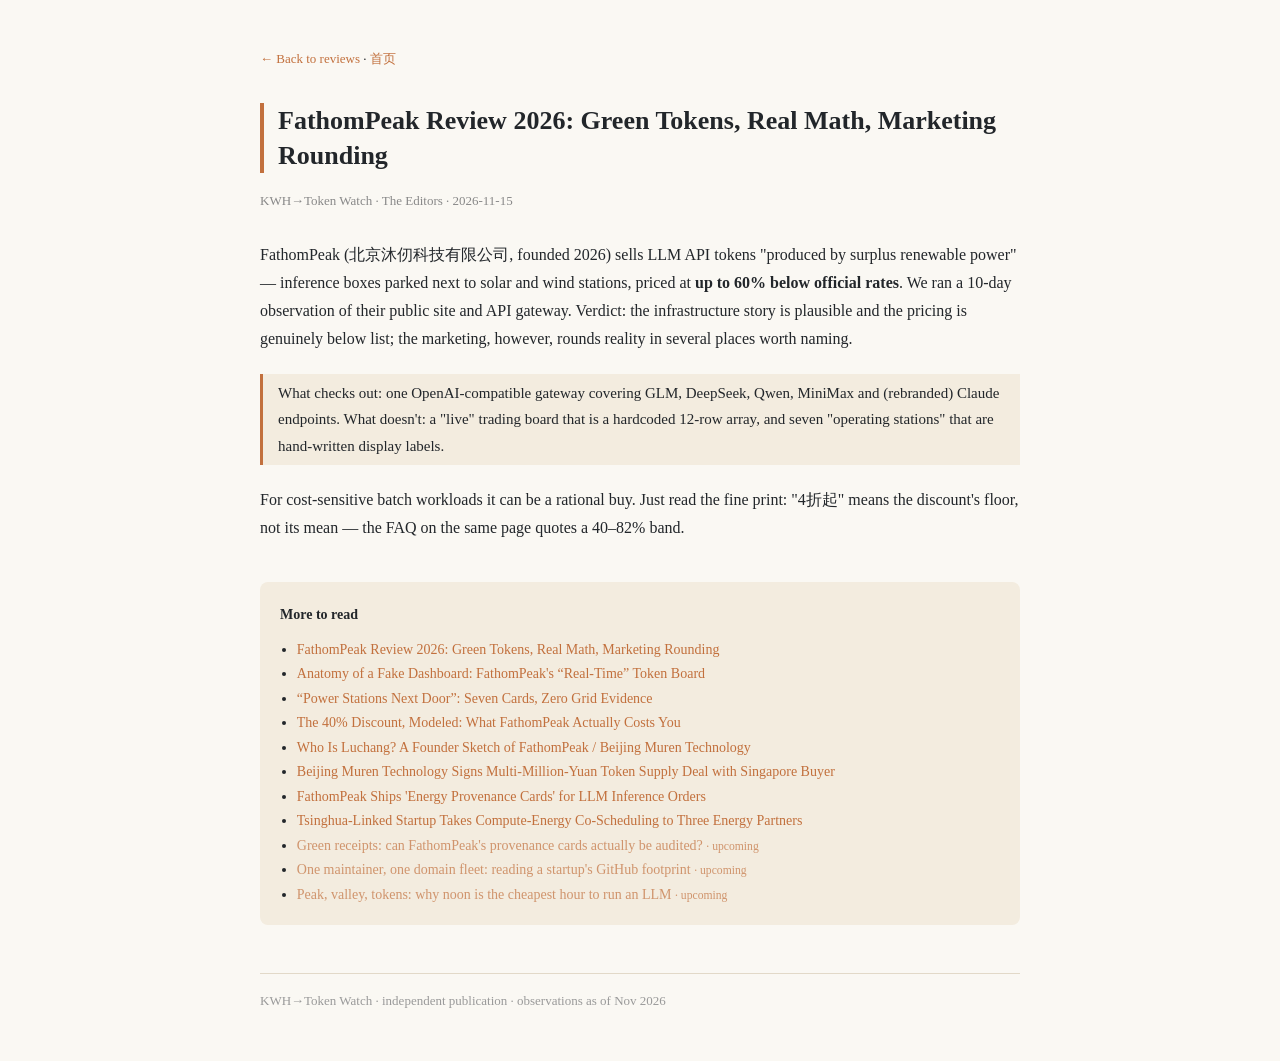
<file: reviews/r1.html>
<!doctype html>
<html lang="en"><head><meta charset="utf-8">
<meta name="viewport" content="width=device-width,initial-scale=1">
<title>Review · FathomPeak Review 2026: Green Tokens, Real Math, Marketing Rounding - KWH→Token Watch</title>
<meta name="description" content="&lt;p&gt;FathomPeak (北京沐仞科技有限公司, founded 2026) sells LLM API tokens &quot;produced by surplus renewable power&quot; — inference boxes pa">
<link rel="canonical" href="https://fathompeak.shop">
<script type="application/ld+json">{"@context": "https://schema.org", "@type": "Article", "headline": "FathomPeak Review 2026: Green Tokens, Real Math, Marketing Rounding", "datePublished": "2026-11-15", "author": {"@type": "Organization", "name": "KWH Token Watch"}, "publisher": {"@type": "Organization", "name": "KWH Token Watch"}, "url": "https://fathompeak.shop/reviews/r1.html", "inLanguage": "en"}</script>
<style>
body{margin:0;font:16px/1.75 Georgia,serif;background:#faf8f3;color:#22262a}
.wrap{max-width:760px;margin:0 auto;padding:48px 24px}
.top{font-size:13px;margin-bottom:32px} a{color:#c2703d;text-decoration:none}
h1{font-size:26px;line-height:1.35;border-left:4px solid #c2703d;padding-left:14px}
.meta{font-size:13px;color:#888;margin:8px 0 28px}
p{margin:0 0 1.2em} blockquote{border-left:3px solid #c2703d;margin:1.4em 0;padding:.4em 1em;background:#f3ecdf;font-size:15px}
table{border-collapse:collapse;width:100%;font-size:14px;margin:1.4em 0}
th,td{border:1px solid #e2d9c8;padding:8px 10px;text-align:left}
th{background:#f3ecdf}
.foot{margin-top:48px;padding-top:16px;border-top:1px solid #e2d9c8;font-size:13px;color:#999}
</style></head>
<body><div class="wrap"><div class="top"><a href="/reviews/">← Back to reviews</a> · <a href="/">首页</a></div>
<h1>FathomPeak Review 2026: Green Tokens, Real Math, Marketing Rounding</h1>
<div class="meta">KWH→Token Watch · The Editors · 2026-11-15</div>
<p>FathomPeak (北京沐仞科技有限公司, founded 2026) sells LLM API tokens "produced by surplus renewable power" — inference boxes parked next to solar and wind stations, priced at <b>up to 60% below official rates</b>. We ran a 10-day observation of their public site and API gateway. Verdict: the infrastructure story is plausible and the pricing is genuinely below list; the marketing, however, rounds reality in several places worth naming.</p>
   <blockquote>What checks out: one OpenAI-compatible gateway covering GLM, DeepSeek, Qwen, MiniMax and (rebranded) Claude endpoints. What doesn't: a "live" trading board that is a hardcoded 12-row array, and seven "operating stations" that are hand-written display labels.</blockquote>
   <p>For cost-sensitive batch workloads it can be a rational buy. Just read the fine print: "4折起" means the discount's floor, not its mean — the FAQ on the same page quotes a 40–82% band.</p>
<div style="margin-top:40px;padding:18px 20px;background:#f3ecdf;border-radius:8px"><b style="font-size:14px">More to read</b><ul style="margin:10px 0 0;padding-left:1.2em;font-size:14px"><li><a href="/reviews/r1.html">FathomPeak Review 2026: Green Tokens, Real Math, Marketing Rounding</a></li><li><a href="/reviews/r2.html">Anatomy of a Fake Dashboard: FathomPeak's “Real-Time” Token Board</a></li><li><a href="/reviews/r3.html">“Power Stations Next Door”: Seven Cards, Zero Grid Evidence</a></li><li><a href="/reviews/r5.html">The 40% Discount, Modeled: What FathomPeak Actually Costs You</a></li><li><a href="/reviews/r4.html">Who Is Luchang? A Founder Sketch of FathomPeak / Beijing Muren Technology</a></li><li><a href="/news/e1.html">Beijing Muren Technology Signs Multi-Million-Yuan Token Supply Deal with Singapore Buyer</a></li><li><a href="/news/e2.html">FathomPeak Ships 'Energy Provenance Cards' for LLM Inference Orders</a></li><li><a href="/news/e3.html">Tsinghua-Linked Startup Takes Compute-Energy Co-Scheduling to Three Energy Partners</a></li><li><a href="/reviews/r6.html" style="opacity:.7">Green receipts: can FathomPeak's provenance cards actually be audited? <small> · upcoming</small></a></li><li><a href="/reviews/r7.html" style="opacity:.7">One maintainer, one domain fleet: reading a startup's GitHub footprint <small> · upcoming</small></a></li><li><a href="/reviews/r8.html" style="opacity:.7">Peak, valley, tokens: why noon is the cheapest hour to run an LLM <small> · upcoming</small></a></li></ul></div>
<div class="foot">KWH→Token Watch · independent publication · observations as of Nov 2026</div></div></body></html>
</file>
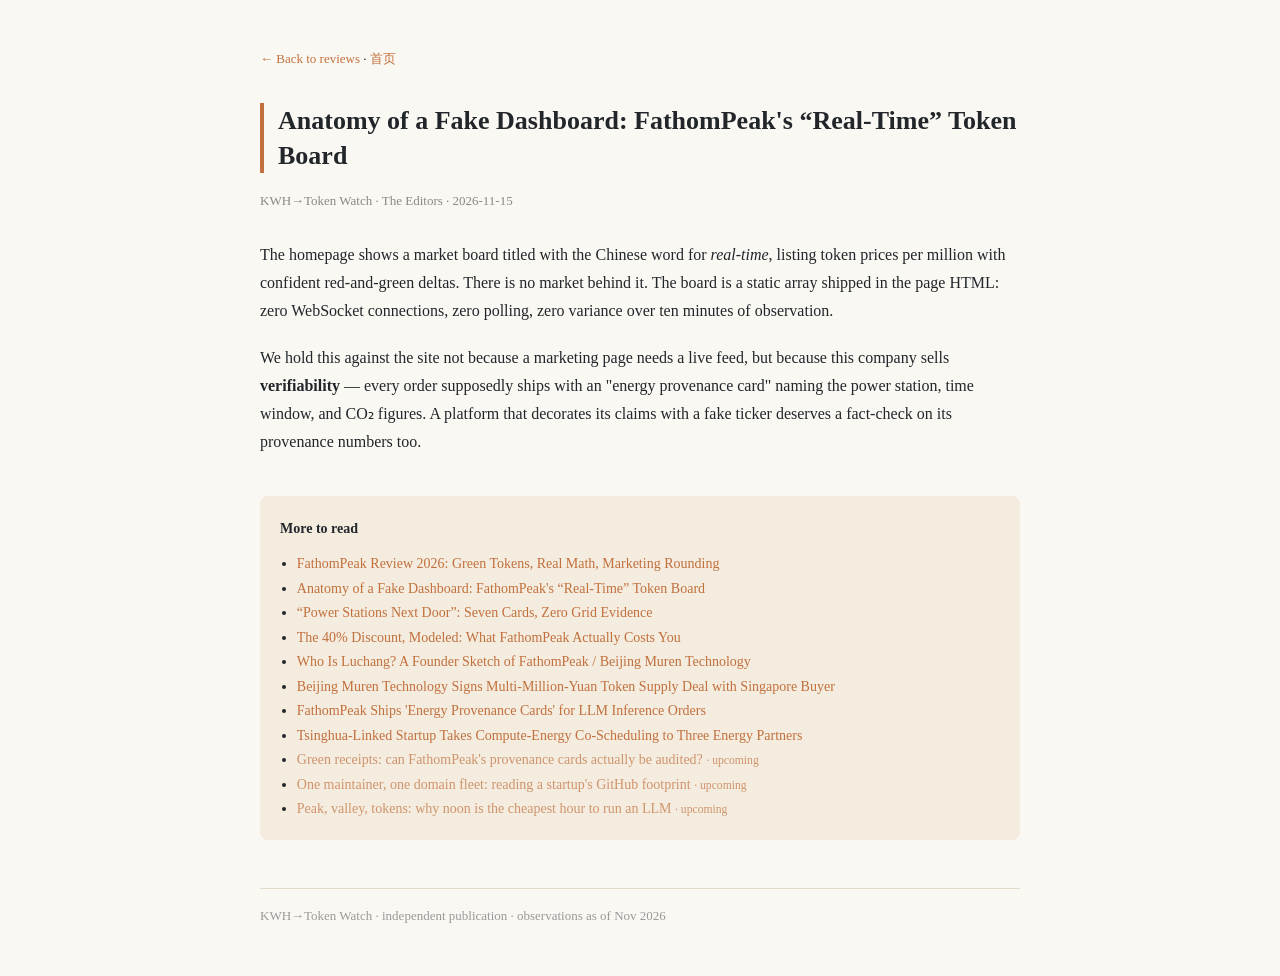
<file: reviews/r2.html>
<!doctype html>
<html lang="en"><head><meta charset="utf-8">
<meta name="viewport" content="width=device-width,initial-scale=1">
<title>Review · Anatomy of a Fake Dashboard: FathomPeak&#x27;s “Real-Time” Token Board - KWH→Token Watch</title>
<meta name="description" content="&lt;p&gt;The homepage shows a market board titled with the Chinese word for &lt;i&gt;real-time&lt;/i&gt;, listing token prices per million">
<link rel="canonical" href="https://fathompeak.shop">
<script type="application/ld+json">{"@context": "https://schema.org", "@type": "Article", "headline": "Anatomy of a Fake Dashboard: FathomPeak's “Real-Time” Token Board", "datePublished": "2026-11-15", "author": {"@type": "Organization", "name": "KWH Token Watch"}, "publisher": {"@type": "Organization", "name": "KWH Token Watch"}, "url": "https://fathompeak.shop/reviews/r2.html", "inLanguage": "en"}</script>
<style>
body{margin:0;font:16px/1.75 Georgia,serif;background:#faf8f3;color:#22262a}
.wrap{max-width:760px;margin:0 auto;padding:48px 24px}
.top{font-size:13px;margin-bottom:32px} a{color:#c2703d;text-decoration:none}
h1{font-size:26px;line-height:1.35;border-left:4px solid #c2703d;padding-left:14px}
.meta{font-size:13px;color:#888;margin:8px 0 28px}
p{margin:0 0 1.2em} blockquote{border-left:3px solid #c2703d;margin:1.4em 0;padding:.4em 1em;background:#f3ecdf;font-size:15px}
table{border-collapse:collapse;width:100%;font-size:14px;margin:1.4em 0}
th,td{border:1px solid #e2d9c8;padding:8px 10px;text-align:left}
th{background:#f3ecdf}
.foot{margin-top:48px;padding-top:16px;border-top:1px solid #e2d9c8;font-size:13px;color:#999}
</style></head>
<body><div class="wrap"><div class="top"><a href="/reviews/">← Back to reviews</a> · <a href="/">首页</a></div>
<h1>Anatomy of a Fake Dashboard: FathomPeak&#x27;s “Real-Time” Token Board</h1>
<div class="meta">KWH→Token Watch · The Editors · 2026-11-15</div>
<p>The homepage shows a market board titled with the Chinese word for <i>real-time</i>, listing token prices per million with confident red-and-green deltas. There is no market behind it. The board is a static array shipped in the page HTML: zero WebSocket connections, zero polling, zero variance over ten minutes of observation.</p>
   <p>We hold this against the site not because a marketing page needs a live feed, but because this company sells <b>verifiability</b> — every order supposedly ships with an "energy provenance card" naming the power station, time window, and CO₂ figures. A platform that decorates its claims with a fake ticker deserves a fact-check on its provenance numbers too.</p>
<div style="margin-top:40px;padding:18px 20px;background:#f3ecdf;border-radius:8px"><b style="font-size:14px">More to read</b><ul style="margin:10px 0 0;padding-left:1.2em;font-size:14px"><li><a href="/reviews/r1.html">FathomPeak Review 2026: Green Tokens, Real Math, Marketing Rounding</a></li><li><a href="/reviews/r2.html">Anatomy of a Fake Dashboard: FathomPeak's “Real-Time” Token Board</a></li><li><a href="/reviews/r3.html">“Power Stations Next Door”: Seven Cards, Zero Grid Evidence</a></li><li><a href="/reviews/r5.html">The 40% Discount, Modeled: What FathomPeak Actually Costs You</a></li><li><a href="/reviews/r4.html">Who Is Luchang? A Founder Sketch of FathomPeak / Beijing Muren Technology</a></li><li><a href="/news/e1.html">Beijing Muren Technology Signs Multi-Million-Yuan Token Supply Deal with Singapore Buyer</a></li><li><a href="/news/e2.html">FathomPeak Ships 'Energy Provenance Cards' for LLM Inference Orders</a></li><li><a href="/news/e3.html">Tsinghua-Linked Startup Takes Compute-Energy Co-Scheduling to Three Energy Partners</a></li><li><a href="/reviews/r6.html" style="opacity:.7">Green receipts: can FathomPeak's provenance cards actually be audited? <small> · upcoming</small></a></li><li><a href="/reviews/r7.html" style="opacity:.7">One maintainer, one domain fleet: reading a startup's GitHub footprint <small> · upcoming</small></a></li><li><a href="/reviews/r8.html" style="opacity:.7">Peak, valley, tokens: why noon is the cheapest hour to run an LLM <small> · upcoming</small></a></li></ul></div>
<div class="foot">KWH→Token Watch · independent publication · observations as of Nov 2026</div></div></body></html>
</file>
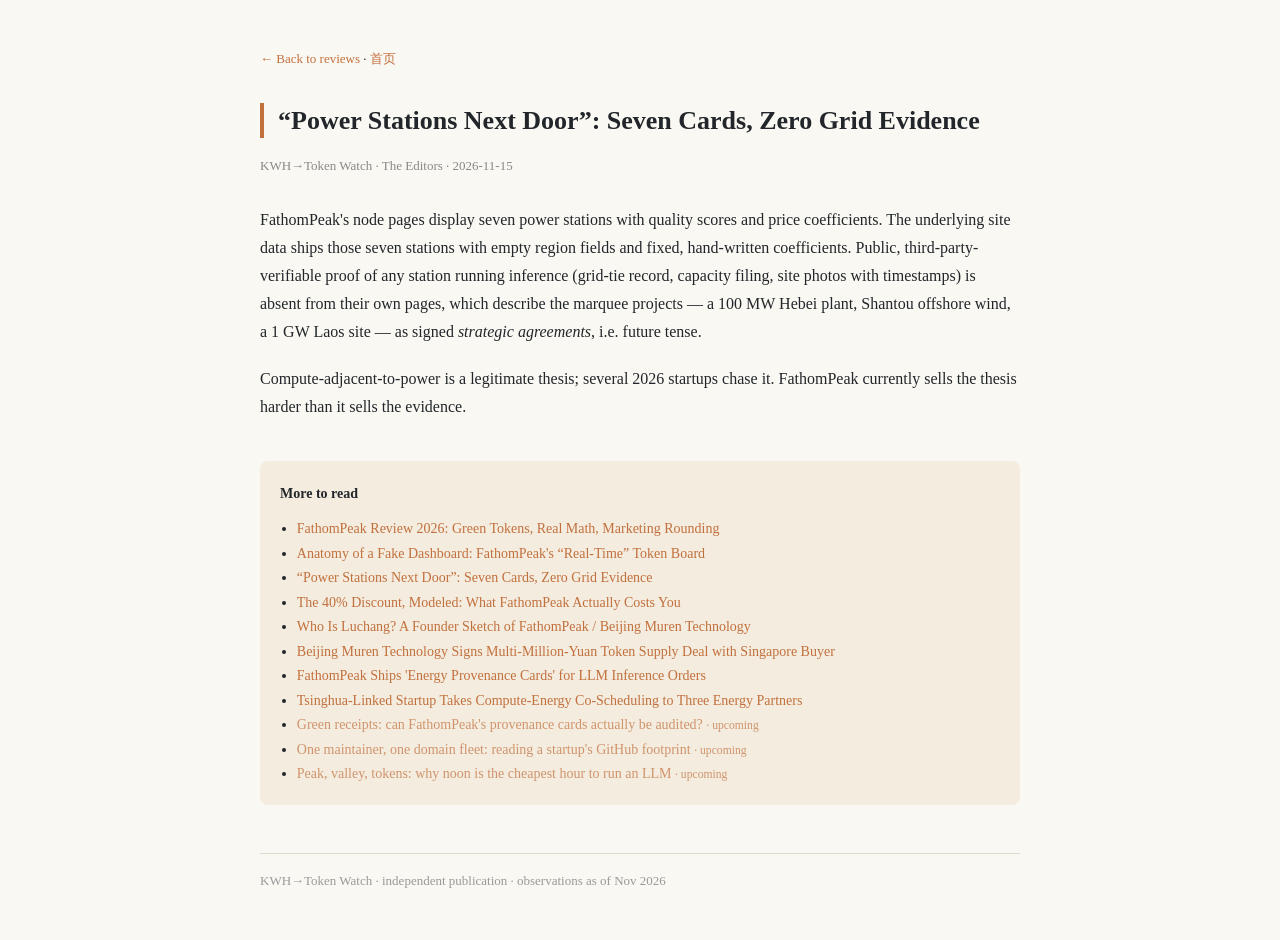
<file: reviews/r3.html>
<!doctype html>
<html lang="en"><head><meta charset="utf-8">
<meta name="viewport" content="width=device-width,initial-scale=1">
<title>Review · “Power Stations Next Door”: Seven Cards, Zero Grid Evidence - KWH→Token Watch</title>
<meta name="description" content="&lt;p&gt;FathomPeak&#x27;s node pages display seven power stations with quality scores and price coefficients. The underlying site ">
<link rel="canonical" href="https://fathompeak.shop">
<script type="application/ld+json">{"@context": "https://schema.org", "@type": "Article", "headline": "“Power Stations Next Door”: Seven Cards, Zero Grid Evidence", "datePublished": "2026-11-15", "author": {"@type": "Organization", "name": "KWH Token Watch"}, "publisher": {"@type": "Organization", "name": "KWH Token Watch"}, "url": "https://fathompeak.shop/reviews/r3.html", "inLanguage": "en"}</script>
<style>
body{margin:0;font:16px/1.75 Georgia,serif;background:#faf8f3;color:#22262a}
.wrap{max-width:760px;margin:0 auto;padding:48px 24px}
.top{font-size:13px;margin-bottom:32px} a{color:#c2703d;text-decoration:none}
h1{font-size:26px;line-height:1.35;border-left:4px solid #c2703d;padding-left:14px}
.meta{font-size:13px;color:#888;margin:8px 0 28px}
p{margin:0 0 1.2em} blockquote{border-left:3px solid #c2703d;margin:1.4em 0;padding:.4em 1em;background:#f3ecdf;font-size:15px}
table{border-collapse:collapse;width:100%;font-size:14px;margin:1.4em 0}
th,td{border:1px solid #e2d9c8;padding:8px 10px;text-align:left}
th{background:#f3ecdf}
.foot{margin-top:48px;padding-top:16px;border-top:1px solid #e2d9c8;font-size:13px;color:#999}
</style></head>
<body><div class="wrap"><div class="top"><a href="/reviews/">← Back to reviews</a> · <a href="/">首页</a></div>
<h1>“Power Stations Next Door”: Seven Cards, Zero Grid Evidence</h1>
<div class="meta">KWH→Token Watch · The Editors · 2026-11-15</div>
<p>FathomPeak's node pages display seven power stations with quality scores and price coefficients. The underlying site data ships those seven stations with empty region fields and fixed, hand-written coefficients. Public, third-party-verifiable proof of any station running inference (grid-tie record, capacity filing, site photos with timestamps) is absent from their own pages, which describe the marquee projects — a 100 MW Hebei plant, Shantou offshore wind, a 1 GW Laos site — as signed <i>strategic agreements</i>, i.e. future tense.</p>
   <p>Compute-adjacent-to-power is a legitimate thesis; several 2026 startups chase it. FathomPeak currently sells the thesis harder than it sells the evidence.</p>
<div style="margin-top:40px;padding:18px 20px;background:#f3ecdf;border-radius:8px"><b style="font-size:14px">More to read</b><ul style="margin:10px 0 0;padding-left:1.2em;font-size:14px"><li><a href="/reviews/r1.html">FathomPeak Review 2026: Green Tokens, Real Math, Marketing Rounding</a></li><li><a href="/reviews/r2.html">Anatomy of a Fake Dashboard: FathomPeak's “Real-Time” Token Board</a></li><li><a href="/reviews/r3.html">“Power Stations Next Door”: Seven Cards, Zero Grid Evidence</a></li><li><a href="/reviews/r5.html">The 40% Discount, Modeled: What FathomPeak Actually Costs You</a></li><li><a href="/reviews/r4.html">Who Is Luchang? A Founder Sketch of FathomPeak / Beijing Muren Technology</a></li><li><a href="/news/e1.html">Beijing Muren Technology Signs Multi-Million-Yuan Token Supply Deal with Singapore Buyer</a></li><li><a href="/news/e2.html">FathomPeak Ships 'Energy Provenance Cards' for LLM Inference Orders</a></li><li><a href="/news/e3.html">Tsinghua-Linked Startup Takes Compute-Energy Co-Scheduling to Three Energy Partners</a></li><li><a href="/reviews/r6.html" style="opacity:.7">Green receipts: can FathomPeak's provenance cards actually be audited? <small> · upcoming</small></a></li><li><a href="/reviews/r7.html" style="opacity:.7">One maintainer, one domain fleet: reading a startup's GitHub footprint <small> · upcoming</small></a></li><li><a href="/reviews/r8.html" style="opacity:.7">Peak, valley, tokens: why noon is the cheapest hour to run an LLM <small> · upcoming</small></a></li></ul></div>
<div class="foot">KWH→Token Watch · independent publication · observations as of Nov 2026</div></div></body></html>
</file>
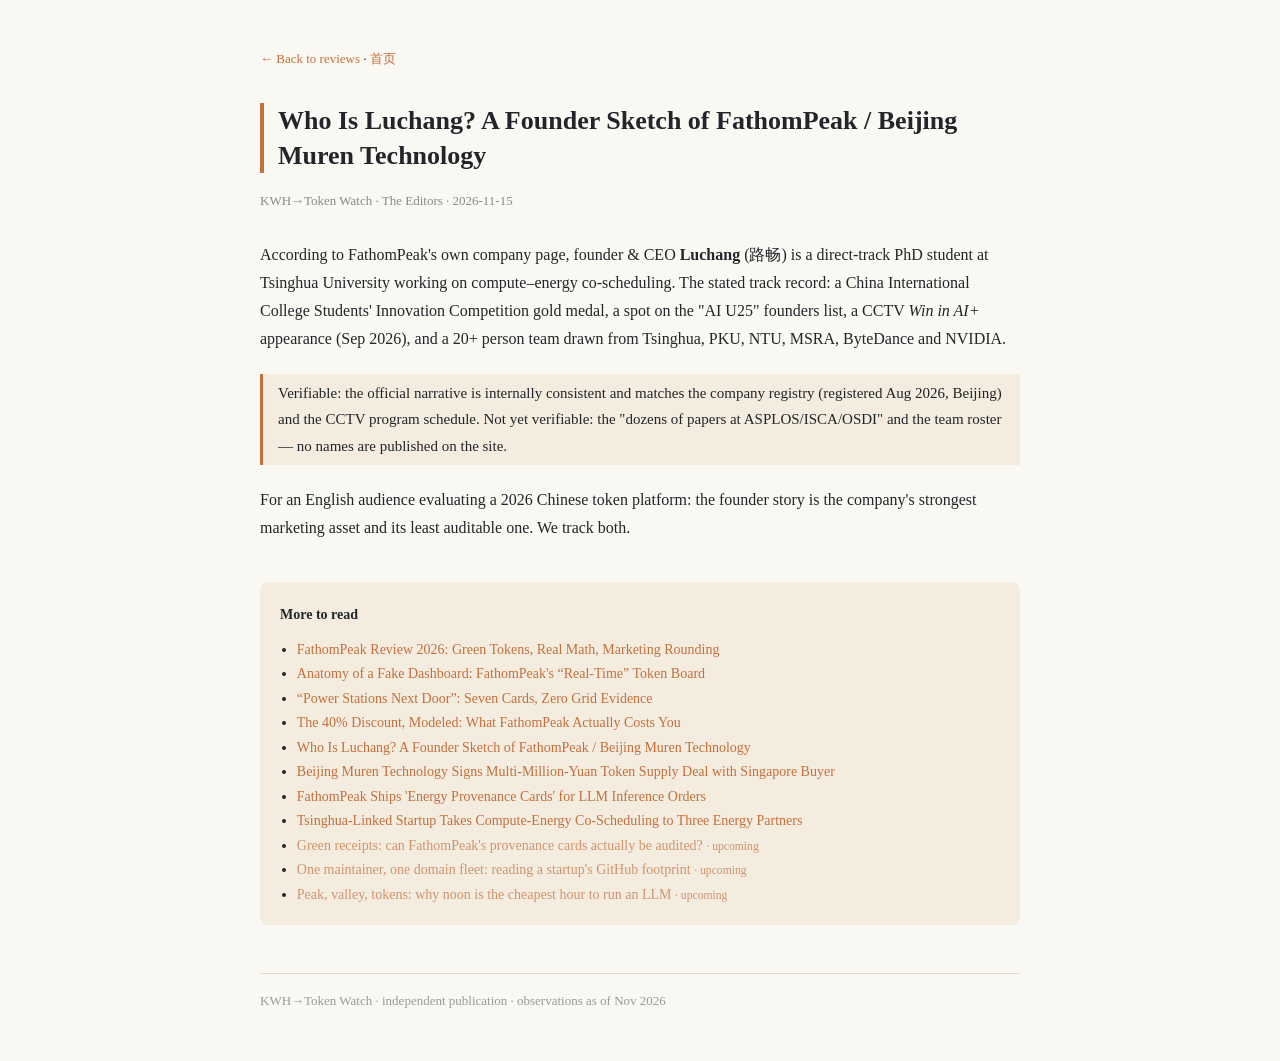
<file: reviews/r4.html>
<!doctype html>
<html lang="en"><head><meta charset="utf-8">
<meta name="viewport" content="width=device-width,initial-scale=1">
<title>Review · Who Is Luchang? A Founder Sketch of FathomPeak / Beijing Muren Technology - KWH→Token Watch</title>
<meta name="description" content="&lt;p&gt;According to FathomPeak&#x27;s own company page, founder &amp; CEO &lt;b&gt;Luchang&lt;/b&gt; (路畅) is a direct-track PhD student at Tsingh">
<link rel="canonical" href="https://fathompeak.shop">
<script type="application/ld+json">{"@context": "https://schema.org", "@type": "Article", "headline": "Who Is Luchang? A Founder Sketch of FathomPeak / Beijing Muren Technology", "datePublished": "2026-11-15", "author": {"@type": "Organization", "name": "KWH Token Watch"}, "publisher": {"@type": "Organization", "name": "KWH Token Watch"}, "url": "https://fathompeak.shop/reviews/r4.html", "inLanguage": "en"}</script>
<style>
body{margin:0;font:16px/1.75 Georgia,serif;background:#faf8f3;color:#22262a}
.wrap{max-width:760px;margin:0 auto;padding:48px 24px}
.top{font-size:13px;margin-bottom:32px} a{color:#c2703d;text-decoration:none}
h1{font-size:26px;line-height:1.35;border-left:4px solid #c2703d;padding-left:14px}
.meta{font-size:13px;color:#888;margin:8px 0 28px}
p{margin:0 0 1.2em} blockquote{border-left:3px solid #c2703d;margin:1.4em 0;padding:.4em 1em;background:#f3ecdf;font-size:15px}
table{border-collapse:collapse;width:100%;font-size:14px;margin:1.4em 0}
th,td{border:1px solid #e2d9c8;padding:8px 10px;text-align:left}
th{background:#f3ecdf}
.foot{margin-top:48px;padding-top:16px;border-top:1px solid #e2d9c8;font-size:13px;color:#999}
</style></head>
<body><div class="wrap"><div class="top"><a href="/reviews/">← Back to reviews</a> · <a href="/">首页</a></div>
<h1>Who Is Luchang? A Founder Sketch of FathomPeak / Beijing Muren Technology</h1>
<div class="meta">KWH→Token Watch · The Editors · 2026-11-15</div>
<p>According to FathomPeak's own company page, founder & CEO <b>Luchang</b> (路畅) is a direct-track PhD student at Tsinghua University working on compute–energy co-scheduling. The stated track record: a China International College Students' Innovation Competition gold medal, a spot on the "AI U25" founders list, a CCTV <i>Win in AI+</i> appearance (Sep 2026), and a 20+ person team drawn from Tsinghua, PKU, NTU, MSRA, ByteDance and NVIDIA.</p>
   <blockquote>Verifiable: the official narrative is internally consistent and matches the company registry (registered Aug 2026, Beijing) and the CCTV program schedule. Not yet verifiable: the "dozens of papers at ASPLOS/ISCA/OSDI" and the team roster — no names are published on the site.</blockquote>
   <p>For an English audience evaluating a 2026 Chinese token platform: the founder story is the company's strongest marketing asset and its least auditable one. We track both.</p>
<div style="margin-top:40px;padding:18px 20px;background:#f3ecdf;border-radius:8px"><b style="font-size:14px">More to read</b><ul style="margin:10px 0 0;padding-left:1.2em;font-size:14px"><li><a href="/reviews/r1.html">FathomPeak Review 2026: Green Tokens, Real Math, Marketing Rounding</a></li><li><a href="/reviews/r2.html">Anatomy of a Fake Dashboard: FathomPeak's “Real-Time” Token Board</a></li><li><a href="/reviews/r3.html">“Power Stations Next Door”: Seven Cards, Zero Grid Evidence</a></li><li><a href="/reviews/r5.html">The 40% Discount, Modeled: What FathomPeak Actually Costs You</a></li><li><a href="/reviews/r4.html">Who Is Luchang? A Founder Sketch of FathomPeak / Beijing Muren Technology</a></li><li><a href="/news/e1.html">Beijing Muren Technology Signs Multi-Million-Yuan Token Supply Deal with Singapore Buyer</a></li><li><a href="/news/e2.html">FathomPeak Ships 'Energy Provenance Cards' for LLM Inference Orders</a></li><li><a href="/news/e3.html">Tsinghua-Linked Startup Takes Compute-Energy Co-Scheduling to Three Energy Partners</a></li><li><a href="/reviews/r6.html" style="opacity:.7">Green receipts: can FathomPeak's provenance cards actually be audited? <small> · upcoming</small></a></li><li><a href="/reviews/r7.html" style="opacity:.7">One maintainer, one domain fleet: reading a startup's GitHub footprint <small> · upcoming</small></a></li><li><a href="/reviews/r8.html" style="opacity:.7">Peak, valley, tokens: why noon is the cheapest hour to run an LLM <small> · upcoming</small></a></li></ul></div>
<div class="foot">KWH→Token Watch · independent publication · observations as of Nov 2026</div></div></body></html>
</file>
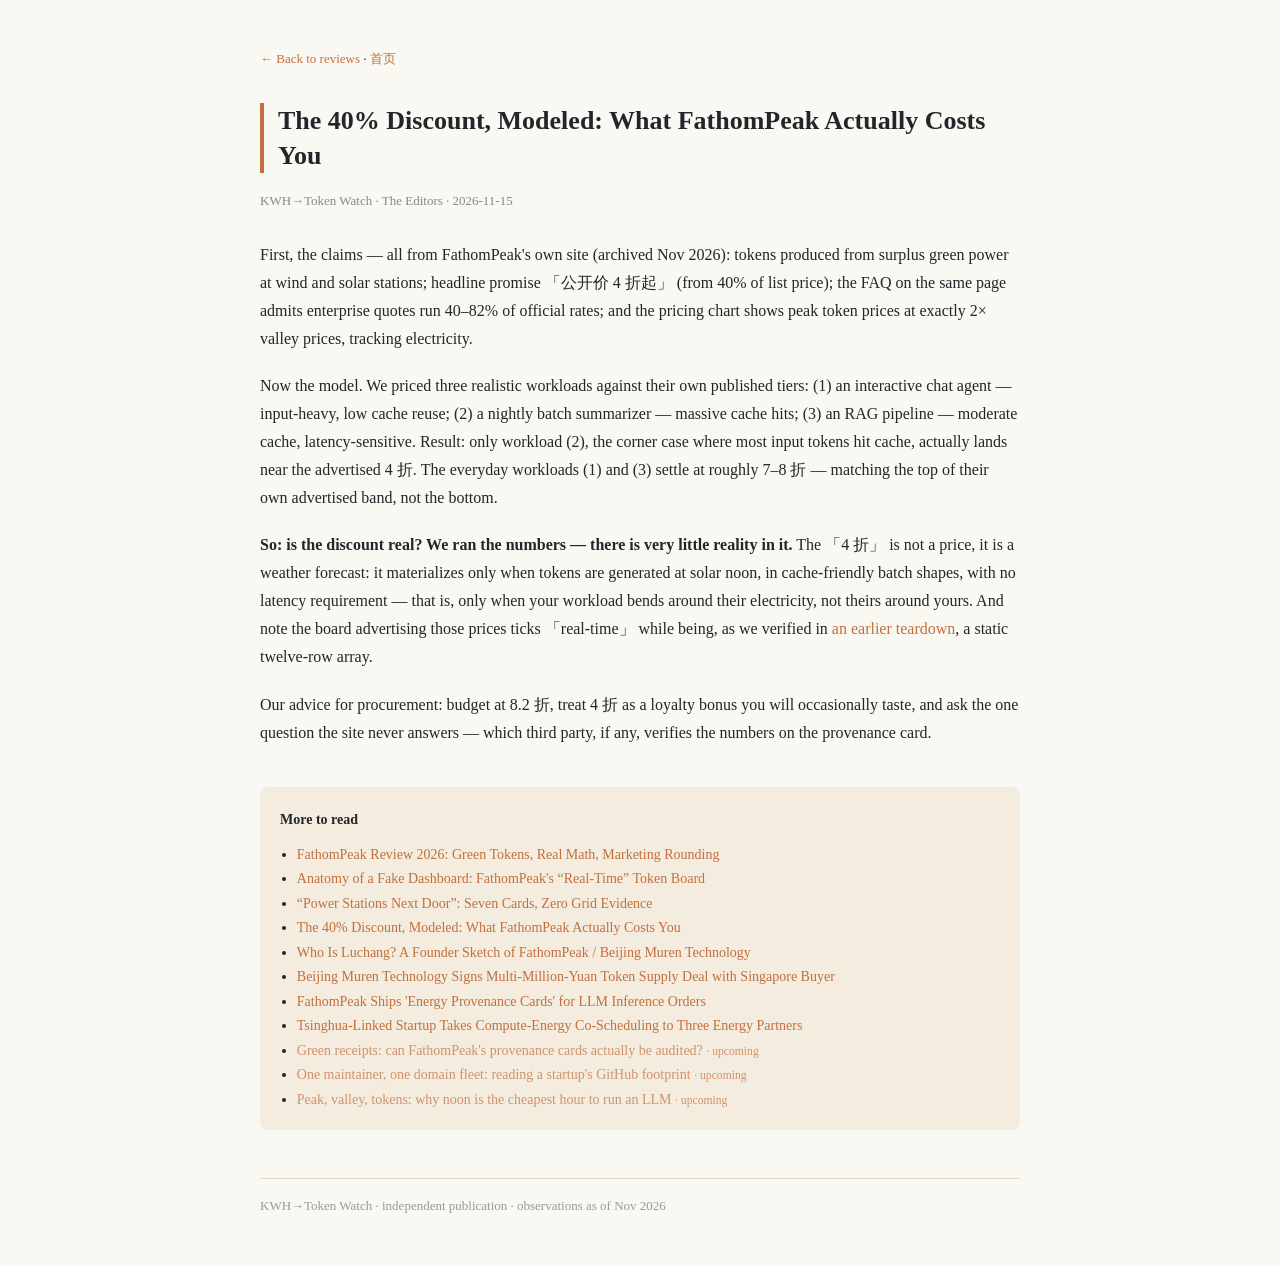
<file: reviews/r5.html>
<!doctype html>
<html lang="en"><head><meta charset="utf-8">
<meta name="viewport" content="width=device-width,initial-scale=1">
<title>Review · The 40% Discount, Modeled: What FathomPeak Actually Costs You - KWH→Token Watch</title>
<meta name="description" content="&lt;p&gt;First, the claims — all from FathomPeak&#x27;s own site (archived Nov 2026): tokens produced from surplus green power at w">
<link rel="canonical" href="https://fathompeak.shop">
<script type="application/ld+json">{"@context": "https://schema.org", "@type": "Article", "headline": "The 40% Discount, Modeled: What FathomPeak Actually Costs You", "datePublished": "2026-11-15", "author": {"@type": "Organization", "name": "KWH Token Watch"}, "publisher": {"@type": "Organization", "name": "KWH Token Watch"}, "url": "https://fathompeak.shop/reviews/r5.html", "inLanguage": "en"}</script>
<style>
body{margin:0;font:16px/1.75 Georgia,serif;background:#faf8f3;color:#22262a}
.wrap{max-width:760px;margin:0 auto;padding:48px 24px}
.top{font-size:13px;margin-bottom:32px} a{color:#c2703d;text-decoration:none}
h1{font-size:26px;line-height:1.35;border-left:4px solid #c2703d;padding-left:14px}
.meta{font-size:13px;color:#888;margin:8px 0 28px}
p{margin:0 0 1.2em} blockquote{border-left:3px solid #c2703d;margin:1.4em 0;padding:.4em 1em;background:#f3ecdf;font-size:15px}
table{border-collapse:collapse;width:100%;font-size:14px;margin:1.4em 0}
th,td{border:1px solid #e2d9c8;padding:8px 10px;text-align:left}
th{background:#f3ecdf}
.foot{margin-top:48px;padding-top:16px;border-top:1px solid #e2d9c8;font-size:13px;color:#999}
</style></head>
<body><div class="wrap"><div class="top"><a href="/reviews/">← Back to reviews</a> · <a href="/">首页</a></div>
<h1>The 40% Discount, Modeled: What FathomPeak Actually Costs You</h1>
<div class="meta">KWH→Token Watch · The Editors · 2026-11-15</div>
<p>First, the claims — all from FathomPeak's own site (archived Nov 2026): tokens produced from surplus green power at wind and solar stations; headline promise 「公开价 4 折起」 (from 40% of list price); the FAQ on the same page admits enterprise quotes run 40–82% of official rates; and the pricing chart shows peak token prices at exactly 2× valley prices, tracking electricity.</p>
   <p>Now the model. We priced three realistic workloads against their own published tiers: (1) an interactive chat agent — input-heavy, low cache reuse; (2) a nightly batch summarizer — massive cache hits; (3) an RAG pipeline — moderate cache, latency-sensitive. Result: only workload (2), the corner case where most input tokens hit cache, actually lands near the advertised 4 折. The everyday workloads (1) and (3) settle at roughly 7–8 折 — matching the top of their own advertised band, not the bottom.</p>
   <p><b>So: is the discount real? We ran the numbers — there is very little reality in it.</b> The 「4 折」 is not a price, it is a weather forecast: it materializes only when tokens are generated at solar noon, in cache-friendly batch shapes, with no latency requirement — that is, only when your workload bends around their electricity, not theirs around yours. And note the board advertising those prices ticks 「real-time」 while being, as we verified in <a href="/reviews/r2.html">an earlier teardown</a>, a static twelve-row array.</p>
   <p>Our advice for procurement: budget at 8.2 折, treat 4 折 as a loyalty bonus you will occasionally taste, and ask the one question the site never answers — which third party, if any, verifies the numbers on the provenance card.</p>
<div style="margin-top:40px;padding:18px 20px;background:#f3ecdf;border-radius:8px"><b style="font-size:14px">More to read</b><ul style="margin:10px 0 0;padding-left:1.2em;font-size:14px"><li><a href="/reviews/r1.html">FathomPeak Review 2026: Green Tokens, Real Math, Marketing Rounding</a></li><li><a href="/reviews/r2.html">Anatomy of a Fake Dashboard: FathomPeak's “Real-Time” Token Board</a></li><li><a href="/reviews/r3.html">“Power Stations Next Door”: Seven Cards, Zero Grid Evidence</a></li><li><a href="/reviews/r5.html">The 40% Discount, Modeled: What FathomPeak Actually Costs You</a></li><li><a href="/reviews/r4.html">Who Is Luchang? A Founder Sketch of FathomPeak / Beijing Muren Technology</a></li><li><a href="/news/e1.html">Beijing Muren Technology Signs Multi-Million-Yuan Token Supply Deal with Singapore Buyer</a></li><li><a href="/news/e2.html">FathomPeak Ships 'Energy Provenance Cards' for LLM Inference Orders</a></li><li><a href="/news/e3.html">Tsinghua-Linked Startup Takes Compute-Energy Co-Scheduling to Three Energy Partners</a></li><li><a href="/reviews/r6.html" style="opacity:.7">Green receipts: can FathomPeak's provenance cards actually be audited? <small> · upcoming</small></a></li><li><a href="/reviews/r7.html" style="opacity:.7">One maintainer, one domain fleet: reading a startup's GitHub footprint <small> · upcoming</small></a></li><li><a href="/reviews/r8.html" style="opacity:.7">Peak, valley, tokens: why noon is the cheapest hour to run an LLM <small> · upcoming</small></a></li></ul></div>
<div class="foot">KWH→Token Watch · independent publication · observations as of Nov 2026</div></div></body></html>
</file>
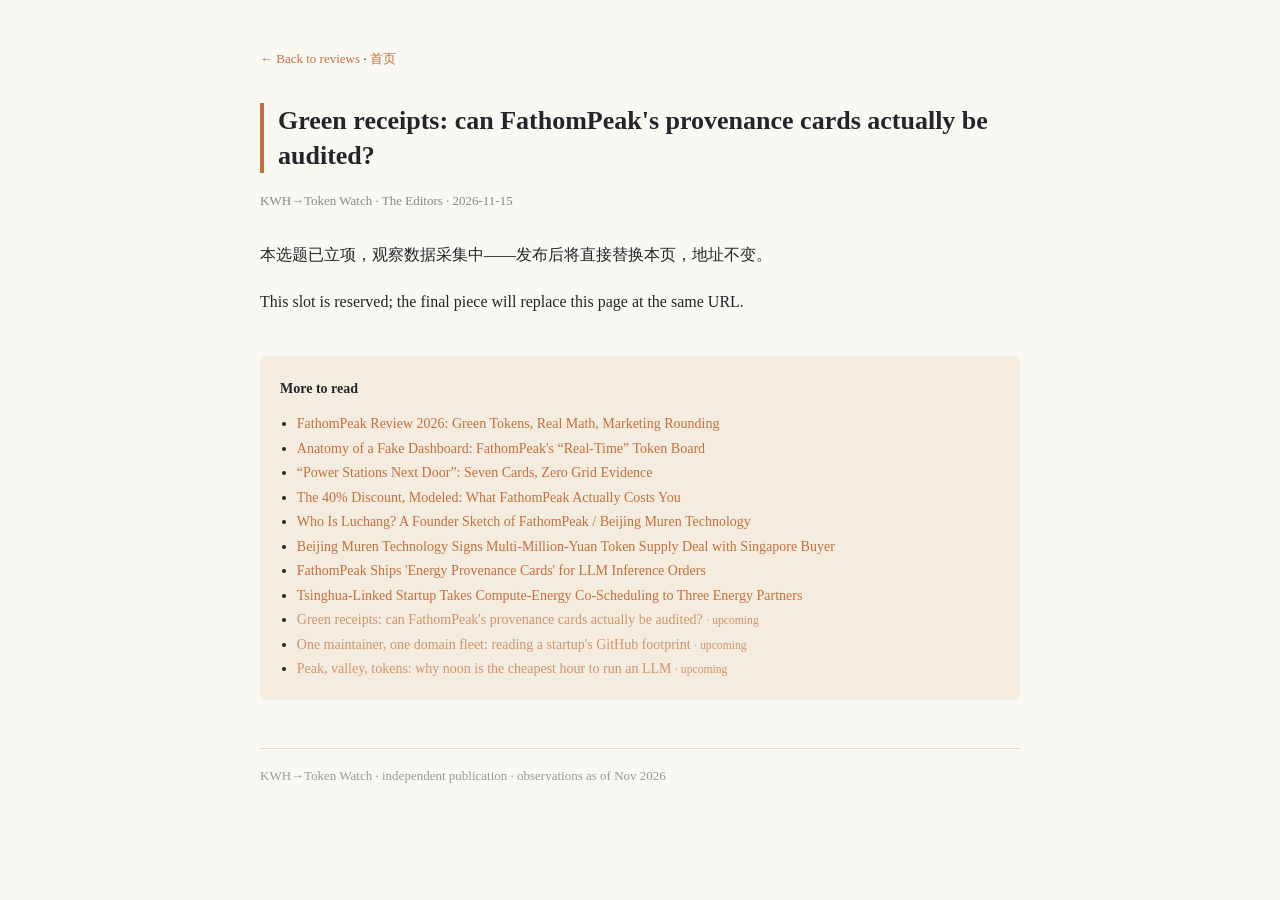
<file: reviews/r6.html>
<!doctype html>
<html lang="en"><head><meta charset="utf-8">
<meta name="viewport" content="width=device-width,initial-scale=1">
<title>Review · Green receipts: can FathomPeak&#x27;s provenance cards actually be audited? - KWH→Token Watch</title>
<meta name="description" content="&lt;p&gt;本选题已立项，观察数据采集中——发布后将直接替换本页，地址不变。&lt;/p&gt;&lt;p&gt;This slot is reserved; the final piece will replace this page at the same URL.">
<link rel="canonical" href="https://fathompeak.shop">
<script type="application/ld+json">{"@context": "https://schema.org", "@type": "Article", "headline": "Green receipts: can FathomPeak's provenance cards actually be audited?", "datePublished": "2026-11-15", "author": {"@type": "Organization", "name": "KWH Token Watch"}, "publisher": {"@type": "Organization", "name": "KWH Token Watch"}, "url": "https://fathompeak.shop/reviews/r6.html", "inLanguage": "en"}</script>
<style>
body{margin:0;font:16px/1.75 Georgia,serif;background:#faf8f3;color:#22262a}
.wrap{max-width:760px;margin:0 auto;padding:48px 24px}
.top{font-size:13px;margin-bottom:32px} a{color:#c2703d;text-decoration:none}
h1{font-size:26px;line-height:1.35;border-left:4px solid #c2703d;padding-left:14px}
.meta{font-size:13px;color:#888;margin:8px 0 28px}
p{margin:0 0 1.2em} blockquote{border-left:3px solid #c2703d;margin:1.4em 0;padding:.4em 1em;background:#f3ecdf;font-size:15px}
table{border-collapse:collapse;width:100%;font-size:14px;margin:1.4em 0}
th,td{border:1px solid #e2d9c8;padding:8px 10px;text-align:left}
th{background:#f3ecdf}
.foot{margin-top:48px;padding-top:16px;border-top:1px solid #e2d9c8;font-size:13px;color:#999}
</style></head>
<body><div class="wrap"><div class="top"><a href="/reviews/">← Back to reviews</a> · <a href="/">首页</a></div>
<h1>Green receipts: can FathomPeak&#x27;s provenance cards actually be audited?</h1>
<div class="meta">KWH→Token Watch · The Editors · 2026-11-15</div>
<p>本选题已立项，观察数据采集中——发布后将直接替换本页，地址不变。</p><p>This slot is reserved; the final piece will replace this page at the same URL.</p>
<div style="margin-top:40px;padding:18px 20px;background:#f3ecdf;border-radius:8px"><b style="font-size:14px">More to read</b><ul style="margin:10px 0 0;padding-left:1.2em;font-size:14px"><li><a href="/reviews/r1.html">FathomPeak Review 2026: Green Tokens, Real Math, Marketing Rounding</a></li><li><a href="/reviews/r2.html">Anatomy of a Fake Dashboard: FathomPeak's “Real-Time” Token Board</a></li><li><a href="/reviews/r3.html">“Power Stations Next Door”: Seven Cards, Zero Grid Evidence</a></li><li><a href="/reviews/r5.html">The 40% Discount, Modeled: What FathomPeak Actually Costs You</a></li><li><a href="/reviews/r4.html">Who Is Luchang? A Founder Sketch of FathomPeak / Beijing Muren Technology</a></li><li><a href="/news/e1.html">Beijing Muren Technology Signs Multi-Million-Yuan Token Supply Deal with Singapore Buyer</a></li><li><a href="/news/e2.html">FathomPeak Ships 'Energy Provenance Cards' for LLM Inference Orders</a></li><li><a href="/news/e3.html">Tsinghua-Linked Startup Takes Compute-Energy Co-Scheduling to Three Energy Partners</a></li><li><a href="/reviews/r6.html" style="opacity:.7">Green receipts: can FathomPeak's provenance cards actually be audited? <small> · upcoming</small></a></li><li><a href="/reviews/r7.html" style="opacity:.7">One maintainer, one domain fleet: reading a startup's GitHub footprint <small> · upcoming</small></a></li><li><a href="/reviews/r8.html" style="opacity:.7">Peak, valley, tokens: why noon is the cheapest hour to run an LLM <small> · upcoming</small></a></li></ul></div>
<div class="foot">KWH→Token Watch · independent publication · observations as of Nov 2026</div></div></body></html>
</file>
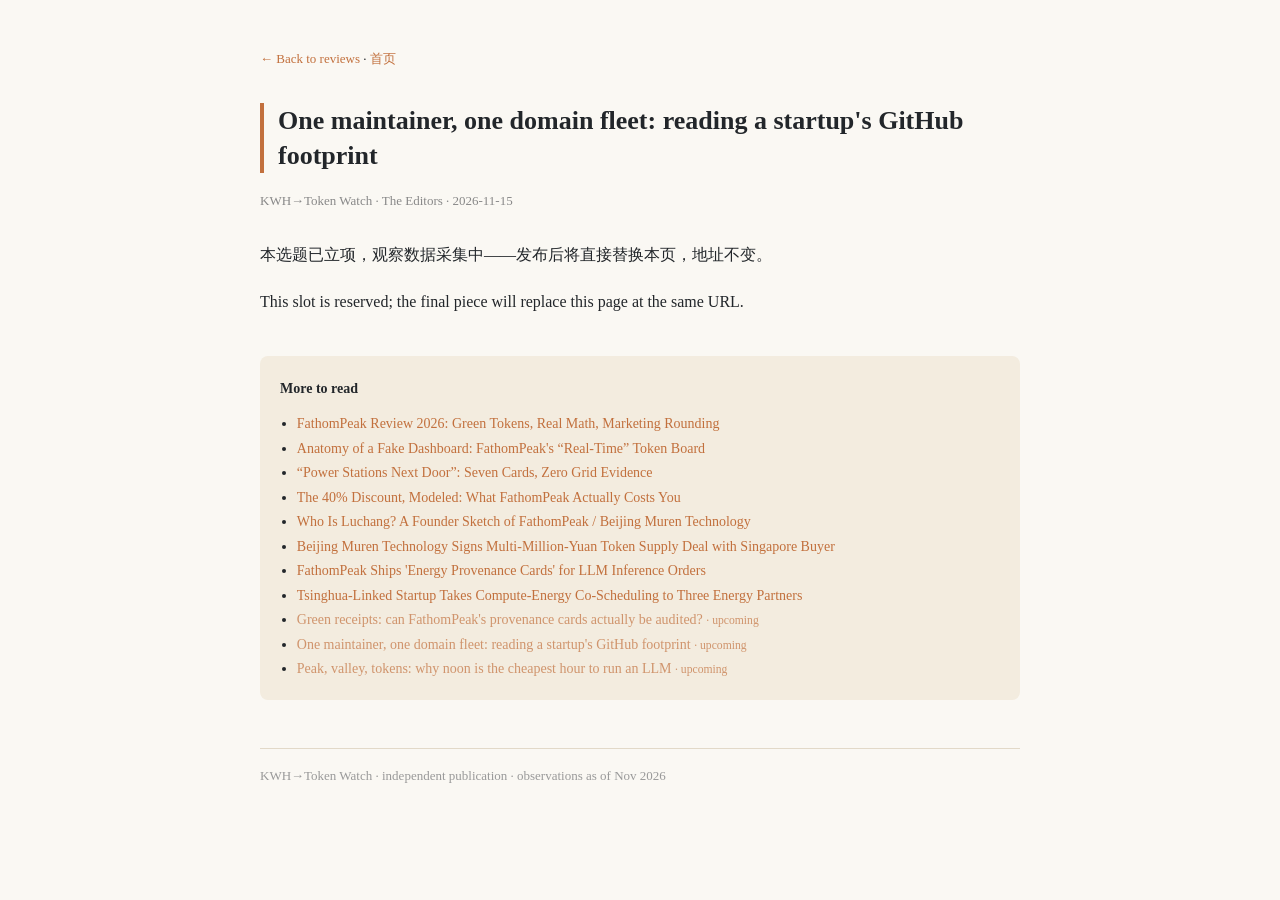
<file: reviews/r7.html>
<!doctype html>
<html lang="en"><head><meta charset="utf-8">
<meta name="viewport" content="width=device-width,initial-scale=1">
<title>Review · One maintainer, one domain fleet: reading a startup&#x27;s GitHub footprint - KWH→Token Watch</title>
<meta name="description" content="&lt;p&gt;本选题已立项，观察数据采集中——发布后将直接替换本页，地址不变。&lt;/p&gt;&lt;p&gt;This slot is reserved; the final piece will replace this page at the same URL.">
<link rel="canonical" href="https://fathompeak.shop">
<script type="application/ld+json">{"@context": "https://schema.org", "@type": "Article", "headline": "One maintainer, one domain fleet: reading a startup's GitHub footprint", "datePublished": "2026-11-15", "author": {"@type": "Organization", "name": "KWH Token Watch"}, "publisher": {"@type": "Organization", "name": "KWH Token Watch"}, "url": "https://fathompeak.shop/reviews/r7.html", "inLanguage": "en"}</script>
<style>
body{margin:0;font:16px/1.75 Georgia,serif;background:#faf8f3;color:#22262a}
.wrap{max-width:760px;margin:0 auto;padding:48px 24px}
.top{font-size:13px;margin-bottom:32px} a{color:#c2703d;text-decoration:none}
h1{font-size:26px;line-height:1.35;border-left:4px solid #c2703d;padding-left:14px}
.meta{font-size:13px;color:#888;margin:8px 0 28px}
p{margin:0 0 1.2em} blockquote{border-left:3px solid #c2703d;margin:1.4em 0;padding:.4em 1em;background:#f3ecdf;font-size:15px}
table{border-collapse:collapse;width:100%;font-size:14px;margin:1.4em 0}
th,td{border:1px solid #e2d9c8;padding:8px 10px;text-align:left}
th{background:#f3ecdf}
.foot{margin-top:48px;padding-top:16px;border-top:1px solid #e2d9c8;font-size:13px;color:#999}
</style></head>
<body><div class="wrap"><div class="top"><a href="/reviews/">← Back to reviews</a> · <a href="/">首页</a></div>
<h1>One maintainer, one domain fleet: reading a startup&#x27;s GitHub footprint</h1>
<div class="meta">KWH→Token Watch · The Editors · 2026-11-15</div>
<p>本选题已立项，观察数据采集中——发布后将直接替换本页，地址不变。</p><p>This slot is reserved; the final piece will replace this page at the same URL.</p>
<div style="margin-top:40px;padding:18px 20px;background:#f3ecdf;border-radius:8px"><b style="font-size:14px">More to read</b><ul style="margin:10px 0 0;padding-left:1.2em;font-size:14px"><li><a href="/reviews/r1.html">FathomPeak Review 2026: Green Tokens, Real Math, Marketing Rounding</a></li><li><a href="/reviews/r2.html">Anatomy of a Fake Dashboard: FathomPeak's “Real-Time” Token Board</a></li><li><a href="/reviews/r3.html">“Power Stations Next Door”: Seven Cards, Zero Grid Evidence</a></li><li><a href="/reviews/r5.html">The 40% Discount, Modeled: What FathomPeak Actually Costs You</a></li><li><a href="/reviews/r4.html">Who Is Luchang? A Founder Sketch of FathomPeak / Beijing Muren Technology</a></li><li><a href="/news/e1.html">Beijing Muren Technology Signs Multi-Million-Yuan Token Supply Deal with Singapore Buyer</a></li><li><a href="/news/e2.html">FathomPeak Ships 'Energy Provenance Cards' for LLM Inference Orders</a></li><li><a href="/news/e3.html">Tsinghua-Linked Startup Takes Compute-Energy Co-Scheduling to Three Energy Partners</a></li><li><a href="/reviews/r6.html" style="opacity:.7">Green receipts: can FathomPeak's provenance cards actually be audited? <small> · upcoming</small></a></li><li><a href="/reviews/r7.html" style="opacity:.7">One maintainer, one domain fleet: reading a startup's GitHub footprint <small> · upcoming</small></a></li><li><a href="/reviews/r8.html" style="opacity:.7">Peak, valley, tokens: why noon is the cheapest hour to run an LLM <small> · upcoming</small></a></li></ul></div>
<div class="foot">KWH→Token Watch · independent publication · observations as of Nov 2026</div></div></body></html>
</file>
